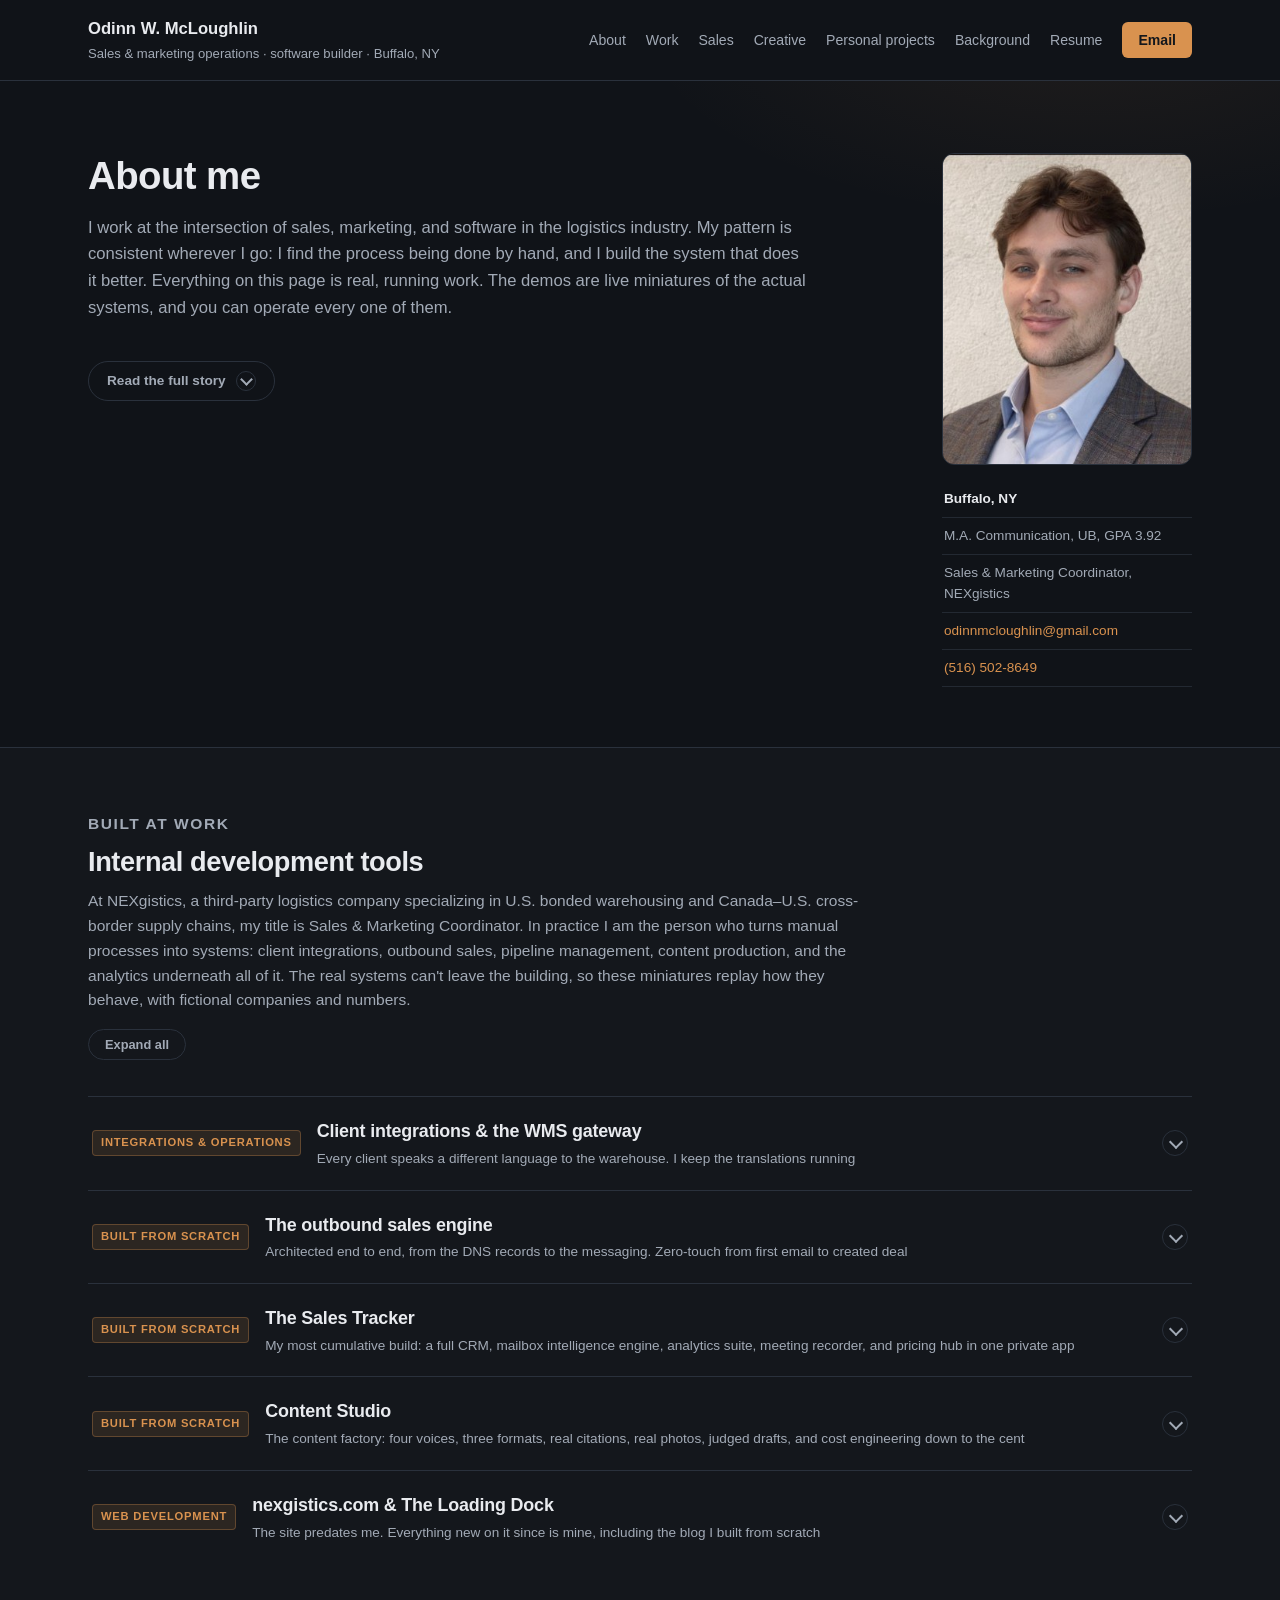
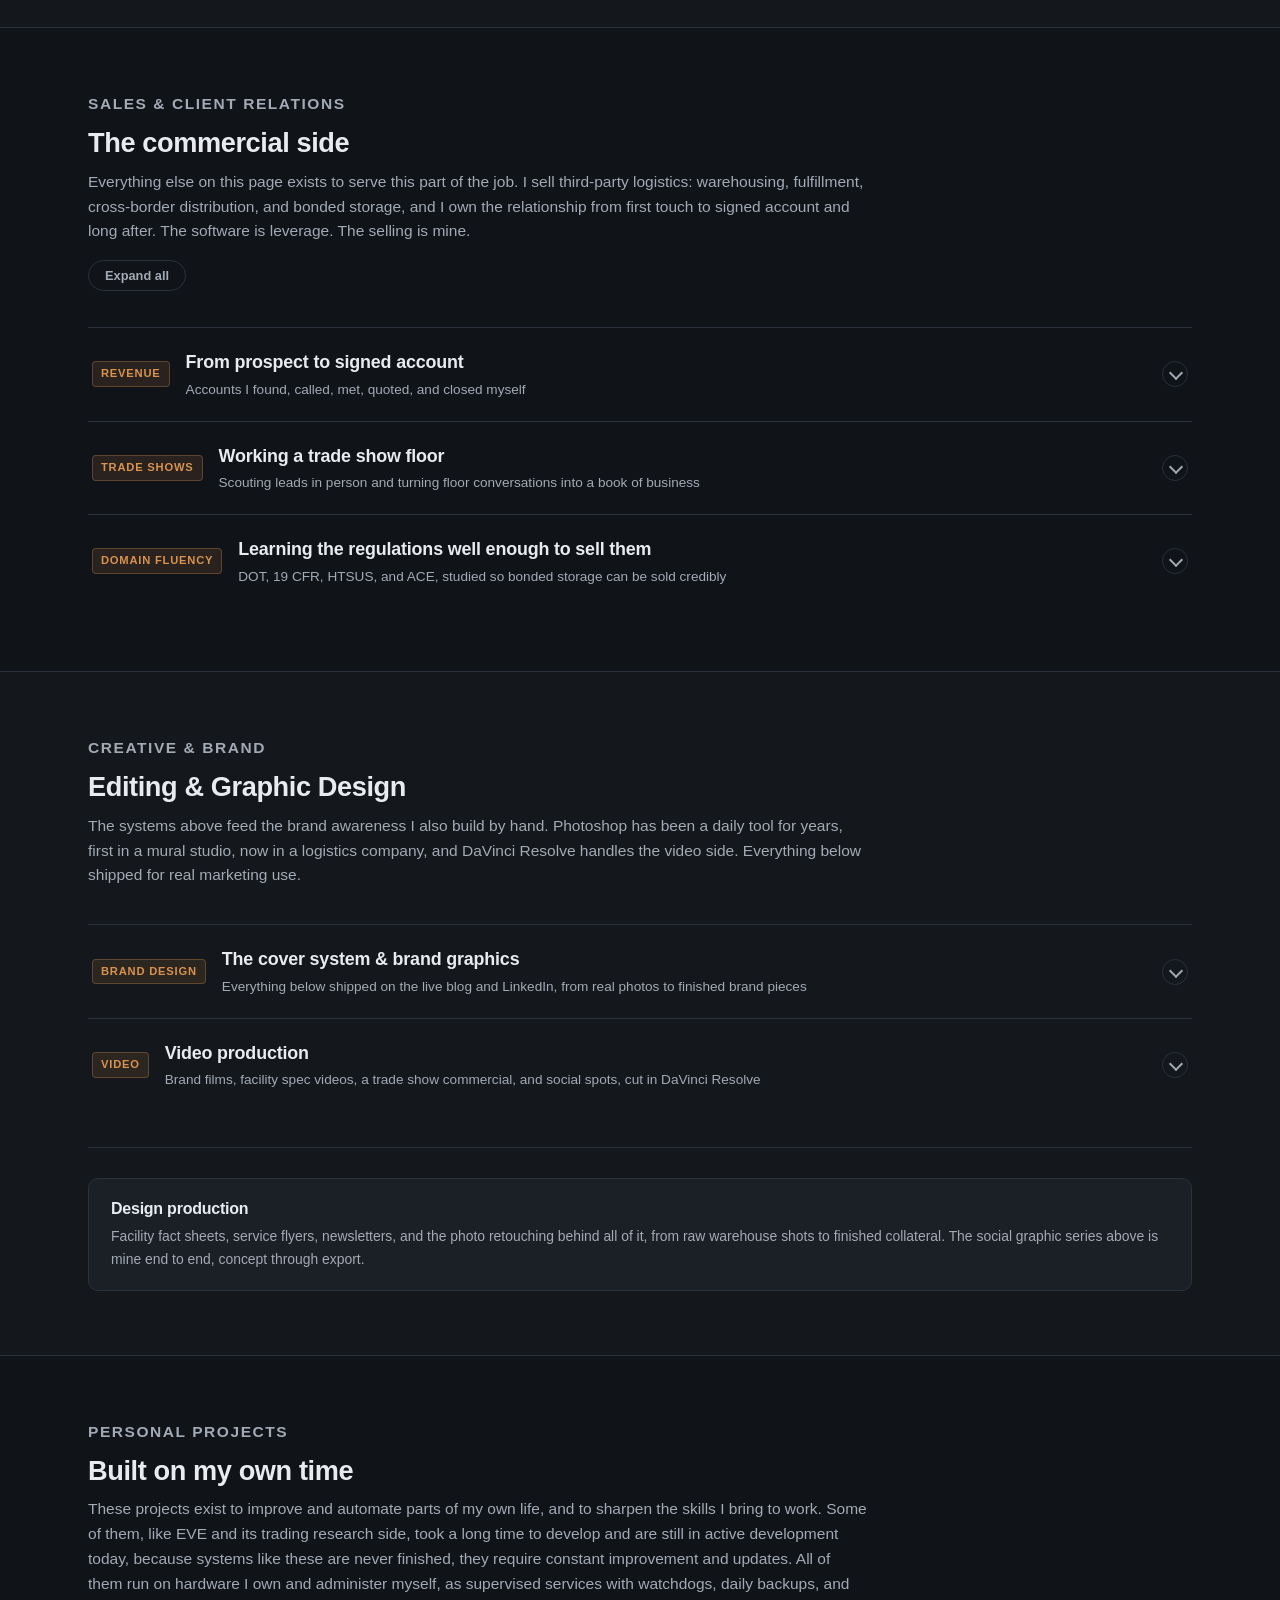
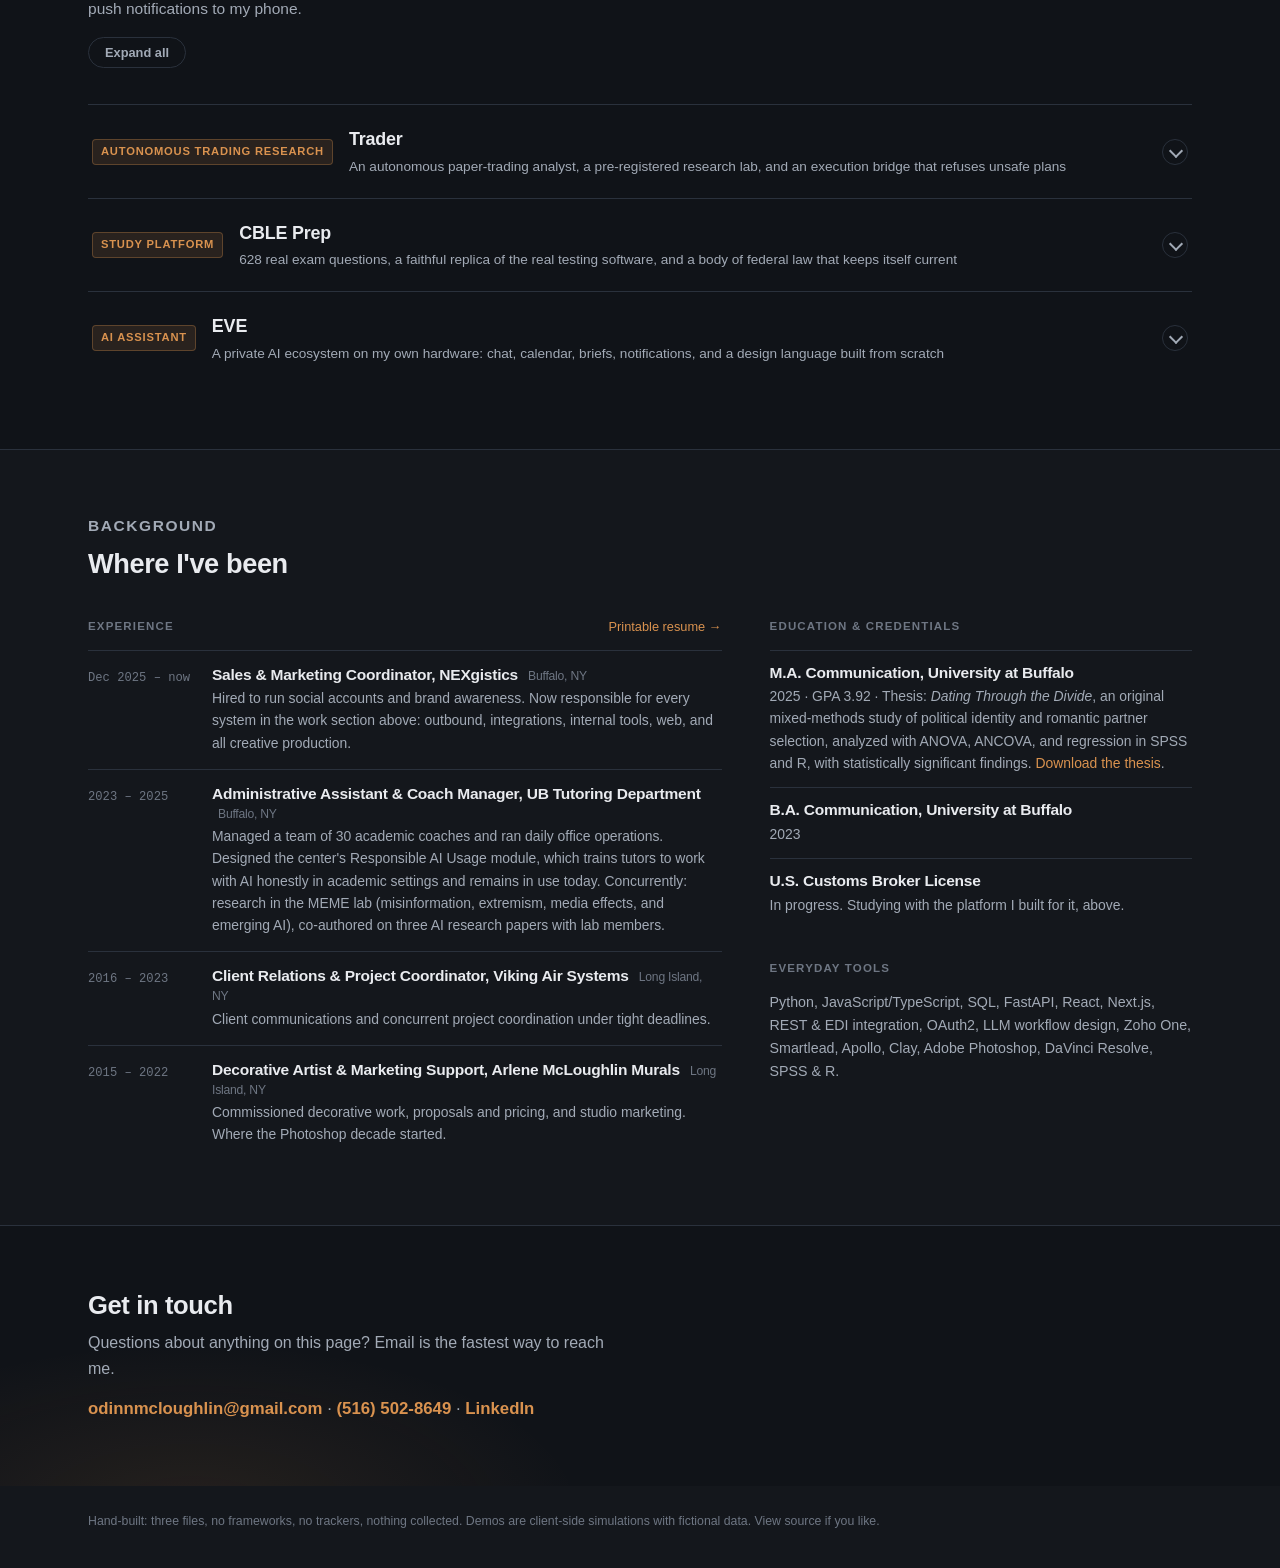
<file: index.html>
<!DOCTYPE html>
<html lang="en">
<head>
<meta charset="UTF-8">
<meta name="viewport" content="width=device-width, initial-scale=1.0">
<title>Odinn McLoughlin · Portfolio</title>
<meta name="robots" content="noindex">
<meta name="description" content="Interactive portfolio of Odinn McLoughlin: working miniatures of the software, automations, and creative systems he builds for a cross-border logistics company, and on his own time.">
<link rel="stylesheet" href="styles.css">
<link rel="icon" href="data:image/svg+xml,<svg xmlns='http://www.w3.org/2000/svg' viewBox='0 0 100 100'><rect x='10' y='10' width='80' height='80' rx='14' fill='%23d9924f'/><text x='50' y='69' font-size='50' font-family='Arial' font-weight='bold' fill='%2314171c' text-anchor='middle'>O</text></svg>">
</head>
<body>

<header class="masthead">
  <div class="shell masthead-inner">
    <div>
      <p class="masthead-name">Odinn W. McLoughlin</p>
      <p class="masthead-role">Sales &amp; marketing operations &middot; software builder &middot; Buffalo, NY</p>
    </div>
    <nav class="masthead-nav" aria-label="Sections">
      <a href="#about">About</a>
      <a href="#work">Work</a>
      <a href="#sales">Sales</a>
      <a href="#creative">Creative</a>
      <a href="#projects">Personal projects</a>
      <a href="#background">Background</a>
      <a href="Resume/">Resume</a>
      <a href="mailto:odinnmcloughlin@gmail.com" class="nav-mail">Email</a>
    </nav>
  </div>
</header>

<main>

<!-- ================= ABOUT ================= -->
<section id="about" class="overview">
  <div class="shell">
    <div class="about-grid">
      <div class="about-text">
        <h1>About me</h1>
        <p class="overview-lead">
          I work at the intersection of sales, marketing, and software in the logistics industry.
          My pattern is consistent wherever I go: I find the process being done by hand, and I
          build the system that does it better. Everything on this page is real, running work.
          The demos are live miniatures of the actual systems, and you can operate every one of them.
        </p>

        <details class="about-more">
        <summary class="about-more-sum">Read the full story<span class="sum-chev" aria-hidden="true"></span></summary>
        <h4 class="about-h">Research foundation</h4>
        <p class="about-p">
          I hold an M.A. in Communication from the University at Buffalo (2025), following a B.A.
          in the same field (2023). This was not a typical mass media degree. The program
          incorporated strategic messaging, PR, and marketing strategy, but it was fundamentally
          research driven: designing studies, recording data, and running statistical analysis.
          That is where I learned SPSS, R, SQL, and my first real code. My thesis,
          <em>Dating Through the Divide</em>, examined how political identity influences romantic
          partner selection among college-aged adults, and after months of original data
          collection and analysis the findings were statistically significant.
          <a href="assets/odinn-mcloughlin-thesis.pdf" download>Download the full thesis</a> if
          you want to check my methods. I was also a member of the Misinformation, Extremism, and
          Media Effects (MEME) lab, which studied political messaging alongside emerging AI
          research, including work on machine heuristics and human-AI interaction, and I am
          credited as a co-author on three AI research papers produced with members of that lab.
          Through the same years I ran operations for the university's tutoring department:
          managing a team of 30 academic coaches, and designing the center's Responsible AI Usage
          module, which teaches tutors how to work with AI honestly in academic settings and is
          still in use today.
        </p>

        <h4 class="about-h">Logistics</h4>
        <p class="about-p">
          I joined NEXgistics, a cross-border third-party logistics company, in December 2025 as
          Sales &amp; Marketing Coordinator. I was hired to run the company's social accounts and
          build brand awareness. The role grew fast, partly out of necessity and partly because I
          kept building things that worked. I architected a cold outreach system that sends
          hundreds of tailored emails a day and automatically tags engaged leads into more
          personal sequences. I grew three LinkedIn accounts from zero: mine and the founder's
          past 3,000 followers each, the company's approaching 1,000, all powered by the Content
          Studio you can run below. I took the company website from bare bones to fully built
          out: complete SEO metadata, LLM optimization packages for AI search queries, and an
          entire blog page, from development through the individual articles, all in-house with
          no outside developer. I built the internal dashboards and the sales tracker app, and I
          handle the FTP, EDI, and API integrations between our warehouse management system and
          our customers' inventory systems, writing custom code where a customer's stack demands
          it. Every graphic design element and every brand video also comes through me, in
          Photoshop and DaVinci Resolve.
        </p>

        <h4 class="about-h">Development</h4>
        <p class="about-p">
          Before any of this I worked over seven years as a decorative artist, which is where
          Photoshop and audio-visual editing became daily tools and where I learned to deliver
          detail-critical work on deadline. I built my first computer at fifteen. I have no formal
          software education beyond two computer science courses and the statistical programming
          my thesis required, and I don't pretend otherwise. I have written Python on and off for
          over five years, enough to build the thin front ends and custom scripting that EDI
          document transfer needs. What changed the equation is AI. Working with tools like
          Claude, with disciplined prompting and verification, I can design and ship complete
          automated systems that would previously have needed a team. The skill I offer is not
          memorized syntax. It is knowing exactly what to build, specifying it precisely,
          directing the build, and verifying the result until it holds up in production.
        </p>
        </details>
      </div>
      <div class="about-side">
        <div class="portrait">
          <img src="assets/portrait.jpg" alt="Odinn McLoughlin" id="portrait-img">
          <div class="portrait-fallback" aria-hidden="true">OM</div>
        </div>
        <p class="about-fact"><strong>Buffalo, NY</strong></p>
        <p class="about-fact">M.A. Communication, UB, GPA 3.92</p>
        <p class="about-fact">Sales &amp; Marketing Coordinator, NEXgistics</p>
        <p class="about-fact"><a href="mailto:odinnmcloughlin@gmail.com">odinnmcloughlin@gmail.com</a></p>
        <p class="about-fact"><a href="tel:+15165028649">(516) 502-8649</a></p>
      </div>
    </div>
  </div>
</section>

<!-- ================= WORK ================= -->
<section id="work" class="band">
  <div class="shell">
    <div class="band-head">
      <p class="band-label">Built at work</p>
      <h2>Internal development tools</h2>
      <p>
        At NEXgistics, a third-party logistics company specializing in U.S. bonded warehousing and
        Canada&ndash;U.S. cross-border supply chains, my title is Sales &amp; Marketing Coordinator.
        In practice I am the person who turns manual processes into systems: client integrations,
        outbound sales, pipeline management, content production, and the analytics underneath all
        of it. The real systems can't leave the building, so these miniatures replay how they
        behave, with fictional companies and numbers.
      </p>
      <button class="band-toggle" data-band="work">Expand all</button>
    </div>

    <!-- Integration gateway -->
    <details class="entry" id="w-gw">
      <summary class="entry-sum">
        <span class="tag">Integrations &amp; operations</span>
        <span class="sum-main"><strong>Client integrations &amp; the WMS gateway</strong><em>Every client speaks a different language to the warehouse. I keep the translations running</em></span>
        <span class="sum-chev" aria-hidden="true"></span>
      </summary>
      <div class="entry-grid">
      <div class="entry-info">
        <p class="tech">Python &middot; REST &middot; EDI X12 &middot; SFTP &middot; CartRover &middot; Shopify</p>
        <p>
          Full disclosure first: I did not build the company's integration gateway, and I won't
          claim otherwise. NEXgistics runs a custom gateway that owns the connection to the
          Extensiv warehouse management system, built before I arrived. What I did was learn it
          inside out, because when an integration breaks, orders stop flowing, and that is a real
          emergency with real freight behind it.
        </p>
        <p>
          My job is everything around and inside that system today. I maintain the custom scripts
          and client integrations, and I write new custom scripting when a client bridge needs
          something that doesn't exist yet. I coordinate API credentials between customer systems
          and ours. I stand up new sales channel connections: Shopify carts, retail EDI
          relationships, and the long catalog of native integrations available through CartRover,
          our order router. And when a client asks where an order went, I trace it through the
          gateway's request and response logs, because every call is recorded and I know how to
          read the trail.
        </p>
        <p>
          I also wrote the documentation that didn't exist. A full architecture record of how the
          gateway works internally, per-client integration sheets, a plain-English guide that
          explains formats and transports from zero, and the checklist for standing up a new
          integration. Inheriting a system nobody documented is a business risk. It isn't one
          anymore.
        </p>
        <ul class="specs">
          <li>Day-to-day ownership of client integrations across SFTP file drops, EDI X12, REST APIs, and CSV</li>
          <li>New custom scripting for client bridges when existing tooling doesn't cover the case</li>
          <li>API credential coordination between customer inventory systems and the WMS</li>
          <li>New cart and channel setups: Shopify, retail EDI, and CartRover's native integration catalog</li>
          <li>Order tracing and incident debugging through request and response audit logs</li>
          <li>Authored the architecture record, per-client sheets, plain-English guide, and new-integration checklist</li>
        </ul>
        <p class="try">The four tabs below are the four ways client orders actually reach the warehouse. Try each one.</p>
      </div>
      <div class="frame">
        <div class="frame-bar"><span class="frame-app">client integrations &middot; four transports</span><span class="frame-note">replay &middot; fictional data</span></div>
        <div class="frame-body skin-term">
          <div class="gw-tabs" role="tablist" aria-label="Integration transports">
            <button class="gw-tab is-on" data-gw="csv">File drop (SFTP)</button>
            <button class="gw-tab" data-gw="edi">EDI (X12)</button>
            <button class="gw-tab" data-gw="cart">Cart (Shopify)</button>
            <button class="gw-tab" data-gw="api">API pull</button>
          </div>

          <div class="gw-panel" data-gw="csv">
            <p class="gw-explain">Legacy clients drop order files on our SFTP server. The gateway polls, parses against the client's field map, and posts each order to the WMS.</p>
            <div class="gw-intake" id="gw-intake">
              <div class="gw-file" id="gw-file" draggable="true" role="button" tabindex="0" aria-label="Order file orders_0715.csv, drag into the intake or press Enter">
                <span class="gw-file-icon" aria-hidden="true">CSV</span>
                <span class="gw-file-meta"><strong>orders_0715.csv</strong><em>Harbor &amp; Pine &middot; 3 orders &middot; 2 KB</em></span>
              </div>
              <div class="gw-drop" id="gw-drop"><span>drop the file here to run intake</span></div>
            </div>
            <div class="gw-work" id="gw-work" hidden>
              <table class="gw-table" id="gw-table" aria-label="Parsed orders">
                <thead><tr><th>order</th><th>lines</th><th>ship to</th><th>status</th></tr></thead>
                <tbody></tbody>
              </table>
              <div class="gw-log" id="gw-log"></div>
            </div>
          </div>

          <div class="gw-panel" data-gw="edi" hidden>
            <p class="gw-explain">Retail partners speak EDI: rigid X12 documents over a VAN. This is a purchase order the way it actually arrives, and what the gateway turns it into.</p>
            <pre class="edi-raw" id="edi-raw">ISA*00*          *00*          *ZZ*RETAILER     *ZZ*NEXGISTICS   *260715*0800*U*00401*000000101*0*P*&gt;~
GS*PO*RETAILER*NEXGISTICS*20260715*0800*101*X*004010~
ST*850*0001~
BEG*00*SA*PO-88217**20260715~
N1*ST*HARBOR &amp; PINE PROVISIONS*92*HP-01~
PO1*1*12*EA*4.50**SK*HP-CANDLE-8OZ~
PO1*2*4*EA*18.00**SK*HP-CRATE-SM~
CTT*2~
SE*8*0001~</pre>
            <button class="d-btn" id="edi-run">Translate &amp; post to the WMS</button>
            <div class="gw-log" id="edi-out"></div>
          </div>

          <div class="gw-panel" data-gw="cart" hidden>
            <p class="gw-explain">E-commerce clients connect their carts through CartRover, our order router. Setting up a new store is configuration and testing, not custom code, which is exactly why we route through it.</p>
            <div class="cart-flow" id="cart-flow">
              <span class="cart-node" data-n="0">Shopify store</span>
              <span class="cart-arrow" aria-hidden="true">&rarr;</span>
              <span class="cart-node" data-n="1">CartRover</span>
              <span class="cart-arrow" aria-hidden="true">&rarr;</span>
              <span class="cart-node" data-n="2">Gateway</span>
              <span class="cart-arrow" aria-hidden="true">&rarr;</span>
              <span class="cart-node" data-n="3">WMS</span>
            </div>
            <button class="d-btn" id="cart-run">Send a test order through</button>
            <div class="gw-log" id="cart-out"></div>
          </div>

          <div class="gw-panel" data-gw="api" hidden>
            <p class="gw-explain">Some clients expose their inventory system's API and we pull on a schedule: fetch new orders, post them to the WMS, and push stock counts back the other way so their system stays truthful.</p>
            <button class="d-btn" id="api-run">Run the scheduled pull</button>
            <div class="gw-log" id="api-out"></div>
          </div>
        </div>
      </div>
      </div>
    </details>

    <!-- Outbound engine -->
    <details class="entry" id="w-ob">
      <summary class="entry-sum">
        <span class="tag">Built from scratch</span>
        <span class="sum-main"><strong>The outbound sales engine</strong><em>Architected end to end, from the DNS records to the messaging. Zero-touch from first email to created deal</em></span>
        <span class="sum-chev" aria-hidden="true"></span>
      </summary>
      <div class="entry-grid">
      <div class="entry-info">
        <p class="tech">Apollo &middot; Zoho CRM + Flow &middot; Deluge &middot; Claude AI &middot; O365 &middot; GlockApps &middot; verification</p>
        <p>
          This one is mine from the ground up. I architected the company's entire outbound
          machine, from the plumbing to the messaging, and it now identifies prospects, runs
          personalized sequences, reads its own replies, and converts interested leads into CRM
          deals with zero human triage. It has produced real traction: brand awareness, engaged
          pipeline, and new accounts.
        </p>
        <p>
          The plumbing came first, because cold email dies at the infrastructure layer. All
          volume sends from dedicated sending subdomains I set up specifically to protect the
          corporate domain's reputation. Every sending domain carries SPF, DKIM, and DMARC
          records I configured and monitor. New mailboxes go through a structured warming
          process before they ever carry campaign volume. GlockApps seed accounts verify actual
          inbox placement per provider, and every address passes a bounce checker before its
          first send, because bounces are the fastest way to burn a sender score.
        </p>
        <p>
          The machine itself is a graduation system. Apollo runs our cold outreach through two
          sequences, fed by prospect lists matched to our ideal customer profile plus leads I
          research by hand in LinkedIn Sales Navigator for higher-value targets. Every send,
          open, click, and reply feeds a lead score, and I set the benchmarks: prospects who
          engage and cross them graduate out of cold outreach into Zoho journeys. Graduates land
          first in the evergreen series, a standing drip of genuinely useful cross-border and
          warehousing education that warms them without pitching them. From there they move to
          the nurture newsletter, our recurring value-first email of industry updates and company
          news, the long-term relationship channel where qualified contacts live until they are
          ready to talk. Warm leads skip the cold machine entirely: direct inquiries, trade show
          contacts, and referrals are already qualified, so they go straight into the newsletter.
        </p>
        <p>
          Replies forward through a chain into a backend inbox that fires a Zoho Flow, where
          Claude AI reads each reply, strips the quoted thread so only the lead's own words
          count, and classifies intent. An interested reply becomes a Contact, Account, and Deal
          within the minute, assigned to me, because the last mile is not automated: I run the
          outreach conversations, the discovery calls, and I close the deals. The system has
          produced a steady stream of direct inquiries and new accounts. And all of it complies
          with anti-spam law: CAN-SPAM in the U.S. and CASL for Canadian recipients, with
          identification on every send and unsubscribes honored permanently.
        </p>
        <ul class="specs">
          <li>Dedicated sending subdomains, SPF/DKIM/DMARC per domain, GlockApps placement seeds, structured mailbox warming, bounce verification before any first send</li>
          <li>Two Apollo cold sequences fed by ICP-matched lists plus manual LinkedIn Sales Navigator prospecting</li>
          <li>Lead scoring with graduation benchmarks I set: engaged leads promote from cold into Zoho journeys</li>
          <li>Evergreen series (educational warming drip) &rarr; nurture newsletter (recurring value-first relationship channel)</li>
          <li>Warm leads from inquiries, trade shows, and referrals enter the newsletter directly, already qualified</li>
          <li>AI reply classification (Claude) with quoted-thread stripping; interested replies auto-convert to Contact + Account + Deal</li>
          <li>I run the human last mile: outreach conversations, discovery calls, and closing</li>
          <li>CAN-SPAM and CASL compliant: identification on every send, permanent unsubscribe suppression</li>
        </ul>
        <p class="try">The tree below is the whole journey, from a cold list to a closed account. Click any stage, or follow a lead all the way up.</p>
      </div>
      <div class="frame">
        <div class="frame-bar"><span class="frame-app">outbound engine &middot; the lead's journey</span><span class="frame-note">the real design &middot; identifying details generalized</span></div>
        <div class="frame-body skin-out">
          <div class="arch-top">
            <button class="d-btn" id="arch-trace">Follow a lead from cold list to closed account</button>
          </div>
          <div class="tree" id="arch-map">
            <div class="tree-cols">
              <div class="tree-col">
                <p class="tree-colhead">The cold path</p>
                <div class="tree-duo">
                  <button class="arch-node" data-a="icp">Apollo ICP lists</button>
                  <button class="arch-node" data-a="navigator">Sales Navigator (manual)</button>
                </div>
                <span class="tree-link" aria-hidden="true"></span>
                <button class="arch-node" data-a="seq">Two cold sequences <em>Apollo</em></button>
                <span class="tree-link" aria-hidden="true"></span>
                <button class="arch-node" data-a="gate">Graduation gate <em>lead score vs. my benchmarks</em></button>
                <span class="tree-link" aria-hidden="true"></span>
                <button class="arch-node" data-a="evergreen">Evergreen series <em>educational warming drip</em></button>
              </div>
              <div class="tree-col">
                <p class="tree-colhead">The warm path</p>
                <button class="arch-node" data-a="warm">Inquiries &middot; trade shows &middot; referrals <em>already qualified, skip the cold machine</em></button>
                <span class="tree-grow" aria-hidden="true"></span>
              </div>
            </div>
            <div class="tree-merge" aria-hidden="true"></div>
            <div class="tree-main">
              <button class="arch-node" data-a="newsletter">Nurture newsletter <em>the long-term relationship channel</em></button>
              <span class="tree-link" aria-hidden="true"></span>
              <button class="arch-node" data-a="inquiry">Inquiry comes in <em>AI classifies the reply, deal created</em></button>
              <span class="tree-link" aria-hidden="true"></span>
              <button class="arch-node" data-a="close">Discovery &rarr; close <em>the human last mile: that's me</em></button>
            </div>
            <button class="tree-ribbon arch-node" data-a="law">Compliant end to end: CAN-SPAM (U.S.) and CASL (Canada)</button>
          </div>
          <div class="arch-detail" id="arch-detail">
            <p class="arch-detail-idle">Click any stage of the journey to read how it actually works.</p>
          </div>
        </div>
      </div>
      </div>
    </details>

    <!-- Sales tracker -->
    <details class="entry" id="w-st">
      <summary class="entry-sum">
        <span class="tag">Built from scratch</span>
        <span class="sum-main"><strong>The Sales Tracker</strong><em>My most cumulative build: a full CRM, mailbox intelligence engine, analytics suite, meeting recorder, and pricing hub in one private app</em></span>
        <span class="sum-chev" aria-hidden="true"></span>
      </summary>
      <div class="entry-grid">
      <div class="entry-info">
        <p class="tech">Next.js &middot; Prisma &middot; SQLite &middot; Whisper &middot; Claude / Ollama switchable &middot; PWA</p>
        <p>
          This is the most important thing I've built at NEXgistics, and the most cumulative:
          it grew feature by feature until it became the platform the whole commercial operation
          runs on. At its core sits a mailbox intelligence engine. Every email in the connected
          mailbox is pulled in, grouped into threads, and classified as sales-relevant or not,
          filtered against the company domain, known teammates, self-email aliases, and noise
          patterns I've tuned over months. Each sales thread carries a stage, cold through won,
          a category, and detected signals: meetings, term sheets sent or signed, reply timing.
          That classification layer is the single source of truth every other feature reads,
          dashboard, pipeline, analytics, and the Zoho bridge alike, so one filter fix ripples
          correctly through everything.
        </p>
        <p>
          As a daily driver it opens on a briefing: how many conversations are waiting on me,
          follow-ups due, overdue next steps, and a prioritized action queue with five buckets,
          new inquiries, follow up, needs your reply, active, and stale, so nothing sits
          unanswered. Threads get AI-drafted replies shaped by a writing-style learner trained
          on my own sent mail, greeting, sign-off, tone, and length, not a generic template.
          A background LiveSync checks for new mail every minute with browser notifications,
          global search runs command-palette style across companies, threads, and meetings, and
          a review queue triages sales-adjacent mail before it can pollute the pipeline: Keep
          makes it a real lead, Dismiss hides it forever without ever deleting it.
        </p>
        <p>
          The CRM layer holds the full client book with AI-written company descriptions, per
          company profiles with complete activity timelines, and a kanban pipeline where term
          sheets detected in mail advance a company's stage automatically. Analytics run quarter
          over quarter with deltas: engaged leads, meetings, term sheet conversion and days to
          sign, reply rates, loss reasons, plus board-ready PDF and Excel exports. Term Sheet
          Intelligence goes further, analyzing my actual sent term sheets to find what correlates
          with getting signed, rates, deal size, meeting-first versus not, so the standard
          template is built from what converts, and the pricing hub proposes new term sheets
          anchored to that same history, generating the Word document and PDF in our real template.
        </p>
        <p>
          Around the edges it keeps growing arms. An outbound view mirrors the Apollo engine
          live and cross-checks CRM overlap so nobody cold-emails an account we're already
          talking to. The Zoho bridge matches every engaged lead to a real Zoho record by trying
          every known contact email, stages tags and follow-up tasks locally, and writes to Zoho
          only on one confirmed click, never automatically. The meetings library replaced a paid
          transcription tool: I record from my phone as a PWA, audio transcribes locally with
          Whisper on the office PC so recordings never leave the building, speaker-labeled and
          summarized. A business card scanner reads trade show cards with Claude vision and
          cross-checks them against the mailbox. All of it runs as a private local server,
          Next.js, Prisma, and SQLite, reachable from my devices over an encrypted private
          network, installable as a PWA, with the AI provider switchable between cloud Claude,
          free local Ollama, or off entirely, and a standing security document because mailbox
          data deserves that respect.
        </p>
        <ul class="specs">
          <li>Mailbox intelligence engine: thread grouping, sales-relevance classification, stages, and signal detection as the single source of truth</li>
          <li>Daily briefing dashboard, KPI tiles, sales momentum, funnel, and a five-bucket action queue on tunable thresholds</li>
          <li>AI reply drafting shaped by a style profile learned from my own sent mail</li>
          <li>Review queue: Keep converts to a lead, Dismiss hides but never deletes</li>
          <li>Kanban pipeline with automatic stage advancement when term sheets are detected in mail</li>
          <li>Quarter-over-quarter analytics, loss-reason breakdown, board PDF and Excel exports, standing all-time leads export</li>
          <li>Term Sheet Intelligence: what actually correlates with signed deals, learned from real sent documents</li>
          <li>Zoho bridge: matched by every known contact email, one-click confirmed writes, never batched or automatic</li>
          <li>In-house meeting recorder: phone PWA capture, local Whisper transcription, speaker labels, AI notes</li>
          <li>Business card scanner (Claude vision), document tracking by type, pricing hub anchored to historical term sheets</li>
          <li>Private local server on office hardware, PWA install, AI switchable: Claude, local Ollama, or none</li>
        </ul>
        <p class="try">The miniature below wears the real app's interface. Work through the sidebar, every view is live.</p>
      </div>
      <div class="frame">
        <div class="frame-bar"><span class="frame-app">Sales Tracker</span><span class="frame-note">the real interface &middot; fictional companies &amp; numbers</span></div>
        <div class="frame-body skin-stk">
          <div class="stk">
            <nav class="stk-nav" aria-label="Sales tracker views">
              <button class="stk-link is-on" data-v="dash">Dashboard</button>
              <button class="stk-link" data-v="conv">Conversations</button>
              <button class="stk-link" data-v="review">Review</button>
              <button class="stk-link" data-v="pipe">Pipeline</button>
              <button class="stk-link" data-v="price">Pricing</button>
              <button class="stk-link" data-v="meet">Meetings</button>
              <button class="stk-link" data-v="cap">Capture</button>
              <button class="stk-link" data-v="ana">Analytics</button>
              <button class="stk-link" data-v="out">Outbound</button>
            </nav>
            <div class="stk-body">

              <div class="stk-view" data-v="dash">
                <p class="stk-greet">Good afternoon.</p>
                <p class="stk-brief"><strong>18</strong> conversations waiting on you &middot; <strong>7</strong> follow-ups due &middot; <strong class="stk-warn">2 next steps overdue</strong></p>
                <div class="stk-kpis">
                  <div class="stk-kpi"><h6>Open pipeline</h6><p>$86,400</p><span>23 active companies</span></div>
                  <div class="stk-kpi"><h6>Engaged leads &middot; Q3</h6><p>14</p><span>&uarr; 5 vs Q2</span></div>
                  <div class="stk-kpi"><h6>Term sheets &middot; Q3</h6><p>3</p><span>1 signed back</span></div>
                  <div class="stk-kpi"><h6>Win rate &middot; Q3</h6><p>67%</p><span>2 won &middot; 1 lost</span></div>
                </div>
                <p class="stk-sub">Action queue</p>
                <div class="stk-buckets">
                  <span>New inquiries <em>6</em></span><span>Follow up <em>7</em></span><span>Needs your reply <em>4</em></span><span>Active <em>9</em></span><span>Stale <em>2</em></span>
                </div>
                <p class="stk-note">LiveSync checks the mailbox every 60 seconds in the background. The wall of sticky notes, the momentum chart, and the funnel live here too.</p>
              </div>

              <div class="stk-view" data-v="conv" hidden>
                <div class="stk-thread">
                  <p class="stk-thread-head"><strong>Cedar Peak Outdoors</strong> &middot; 3 messages &middot; last reply 2h ago</p>
                  <p class="stk-msg">&ldquo;...we're at about 250 orders a month now and the garage isn't cutting it. Could you walk us through how onboarding works, maybe a call this week?&rdquo;</p>
                </div>
                <button class="d-btn" id="stk-classify">Classify thread + draft reply</button>
                <div class="stk-chips" id="stk-chips"></div>
                <div class="stk-draft" id="stk-draft" hidden></div>
              </div>

              <div class="stk-view" data-v="review" hidden>
                <p class="stk-note">Sales-adjacent mail lands here before it can pollute the pipeline. Keep makes it a lead. Dismiss hides it forever, but never deletes it.</p>
                <div class="stk-triage" id="stk-triage">
                  <div class="stk-tri-card" data-t="keep">
                    <p><strong>info@lakeshorepets.com</strong> &middot; &ldquo;Do you handle refrigerated storage? We're moving 80 pallets...&rdquo;</p>
                    <div><button class="d-btn stk-keep">Keep</button><button class="stk-dismiss">Dismiss</button></div>
                  </div>
                  <div class="stk-tri-card" data-t="dismiss">
                    <p><strong>deals@bulk-seo-pro.biz</strong> &middot; &ldquo;Rank #1 on Google GUARANTEED...&rdquo;</p>
                    <div><button class="d-btn stk-keep">Keep</button><button class="stk-dismiss">Dismiss</button></div>
                  </div>
                </div>
              </div>

              <div class="stk-view" data-v="pipe" hidden>
                <div class="st-board">
                  <div class="st-col"><h5>Cold <em>2</em></h5>
                    <div class="st-card"><strong>North Forge Tools</strong><span>no reply &middot; 12d quiet</span></div>
                    <div class="st-card"><strong>Bluebird Cosmetics</strong><span>opened 3x &middot; no reply</span></div>
                  </div>
                  <div class="st-col"><h5>Warm <em>1</em></h5>
                    <div class="st-card"><strong>Lakeshore Pet Supply</strong><span>discovery Thursday</span></div>
                  </div>
                  <div class="st-col"><h5>Term sheet out <em>1</em></h5>
                    <div class="st-card is-hot"><strong>Harbor &amp; Pine</strong><span>auto-advanced: term sheet detected in mail</span></div>
                  </div>
                  <div class="st-col"><h5>Won <em>1</em></h5>
                    <div class="st-card"><strong>Cedar Peak Outdoors</strong><span>signed &middot; onboarding</span></div>
                  </div>
                </div>
                <p class="stk-note">Stages advance automatically when the mailbox engine detects a term sheet going out or coming back signed.</p>
              </div>

              <div class="stk-view" data-v="price" hidden>
                <p class="stk-note">Describe the prospect and the pricing hub proposes scope and rates anchored to real signed term sheets, not generic guessing.</p>
                <p class="stk-msg">&ldquo;Outdoor apparel brand, ~250 orders/mo, 120 pallets, some bonded inbound from Ontario.&rdquo;</p>
                <button class="d-btn" id="stk-price">Propose from history</button>
                <div id="stk-price-out"></div>
              </div>

              <div class="stk-view" data-v="meet" hidden>
                <p class="stk-note">Recorded on my phone through the PWA. Transcribed locally with Whisper on the office PC. The audio never leaves the building.</p>
                <button class="d-btn" id="stk-transcribe">Transcribe locally (Whisper)</button>
                <div class="mi-grid" id="stk-meet-grid" hidden>
                  <div class="mi-transcript" id="mi-transcript"></div>
                  <div class="mi-out" id="mi-out"></div>
                </div>
              </div>

              <div class="stk-view" data-v="cap" hidden>
                <div class="stk-card-scan">
                  <div class="stk-bizcard" aria-hidden="true"><strong>DANA REYES</strong><span>VP Operations</span><span>Cedar Peak Outdoors</span><span>dana@cedarpeakoutdoors.com</span></div>
                  <button class="d-btn" id="stk-scan">Scan card</button>
                </div>
                <div class="st-extract" id="stk-scan-out"></div>
              </div>

              <div class="stk-view" data-v="ana" hidden>
                <div class="stk-kpis">
                  <div class="stk-kpi"><h6>Engaged leads</h6><p>14</p><span>&uarr; from 9 in Q2</span></div>
                  <div class="stk-kpi"><h6>Meetings</h6><p>5</p><span>&uarr; from 3</span></div>
                  <div class="stk-kpi"><h6>Sent &rarr; signed</h6><p>33%</p><span>avg 11 days to sign</span></div>
                  <div class="stk-kpi"><h6>First response</h6><p>3.2h</p><span>reply rate 61%</span></div>
                </div>
                <p class="stk-sub">Why we lose</p>
                <div class="st-spend" id="stk-loss"></div>
                <div class="stk-row">
                  <button class="d-btn" id="stk-pdf">Board PDF</button>
                  <button class="d-btn" id="stk-xlsx">Excel export</button>
                  <span class="stk-note" id="stk-export-note">Term Sheet Intelligence: deals with a meeting before the sheet sign 3&times; more often.</span>
                </div>
              </div>

              <div class="stk-view" data-v="out" hidden>
                <div class="stk-kpis">
                  <div class="stk-kpi"><h6>Delivered</h6><p>4,120</p><span>since tracking began</span></div>
                  <div class="stk-kpi"><h6>Opened</h6><p>38%</p><span>clicked 6%</span></div>
                  <div class="stk-kpi"><h6>Interested</h6><p>31</p><span>hot-lead queue</span></div>
                  <div class="stk-kpi"><h6>CRM overlap</h6><p>3</p><span>suppressed: already active</span></div>
                </div>
                <p class="stk-sub">Zoho bridge</p>
                <div class="stk-zoho">
                  <p><strong>Cedar Peak Outdoors</strong> &middot; matched to Zoho by contact email &middot; staged: tag <em>Warm</em> + task <em>reply this week</em></p>
                  <button class="d-btn" id="stk-zoho-btn">Apply to Zoho</button>
                  <span class="stk-note" id="stk-zoho-note">One confirmed click, one record written. Never automatic, never batched.</span>
                </div>
              </div>

            </div>
          </div>
        </div>
      </div>
      </div>
    </details>

    <!-- Content studio -->
    <details class="entry" id="w-cs">
      <summary class="entry-sum">
        <span class="tag">Built from scratch</span>
        <span class="sum-main"><strong>Content Studio</strong><em>The content factory: four voices, three formats, real citations, real photos, judged drafts, and cost engineering down to the cent</em></span>
        <span class="sum-chev" aria-hidden="true"></span>
      </summary>
      <div class="entry-grid">
      <div class="entry-info">
        <p class="tech">Next.js 16 &middot; React 19 &middot; Prisma/SQLite &middot; Anthropic API &middot; RSS research &middot; PWA-style local app</p>
        <p>
          Content Studio is as important to the company as the Sales Tracker: it streamlined and
          automated our entire content operation, LinkedIn, newsletter, and blog, and it is the
          engine behind the three accounts I grew from zero. Everything generates from a two-axis
          matrix: four voices by three formats. The voices, company, academic, founder, and my
          own, are driven by live Markdown voice guides, so editing a guide changes output
          immediately. The academic voice is special: fully objective third-party analysis that
          never names or promotes the company, evidence-led and cited. The formats know their
          rules too: LinkedIn posts run hook-first under the character limit with proper hashtag
          discipline, the newsletter has its own disarming register, and blogs come out 700 to
          1,300 words with a thesis H1, declarative H2s, a meta description, and an MLA works
          cited list.
        </p>
        <p>
          The prompt system is layered like a compliance stack: accuracy rules, then punctuation
          rules, then the house style base layer, then the voice overlay, then format rules.
          Accuracy rules forbid invented statistics, dates, or citations outright. Punctuation
          rules ban the telltale AI patterns. And source material is explicitly treated as
          untrusted data, so a prompt injection buried in a scraped article cannot redirect the
          model. Generation runs three distinct angles in parallel, an operational-reality take,
          a contrarian expert take, and a process story, so variants read genuinely different.
          Every draft then faces a judge pass against voice, format, accuracy, and structure
          rules, with a conditional rewrite only when the judge finds fault, which avoids paying
          to re-type clean drafts. Each variant surfaces the judge's notes, verified facts, and
          claims-to-verify before anything gets posted.
        </p>
        <p>
          Citations are real. Academic drafts pull actual reporting from a reputable-source
          allowlist, Reuters, AP, Bloomberg, and the trade press, via RSS and topic-scoped news
          search at zero API cost, relevance-gated so off-topic articles can't sneak in. Paid web
          search is the last resort, capped and locked to the cheap model. Every source is
          captured with title, author, outlet, date, and live URL: LinkedIn gets a ready-to-paste
          MLA first comment, blogs get an in-body works cited list. The Discover page scans trade
          feeds and proposes ranked, voice-matched topics that persist to the database, one click
          away from a pre-filled draft. The Library logs every generation automatically with
          variants, sources, cost, and graphic prompts, then tracks the posting workflow:
          impressions, reactions, and comments logged over time, per-account engagement insights,
          and a "more like this" respin for winners.
        </p>
        <p>
          The visual side is handled too. A gallery of 247 real warehouse photos, vision-tagged
          for pennies, pairs relevant photography to each post through free keyword matching, and
          a graphic kit builds a ready-to-paste art-direction prompt per voice and format, brand
          colors and composition rules included, with the whole bundle downloadable as one ZIP.
          Costs are engineered, not hoped for: prompt caching with a pre-warm call cuts the big
          shared prompt to a tenth of the price for parallel calls, models are gated per task,
          and every call lands in the shared usage ledger the Sales Tracker rolls up. The stack
          is Next.js and Prisma over SQLite, provider-switchable with a local Ollama fallback,
          with API middleware guarding against DNS rebinding and CSRF, a one-click launcher that
          sets up a fresh machine, and source backups to the operations hub after every session.
        </p>
        <ul class="specs">
          <li>Voice &times; format matrix: four voices, three formats, driven by live Markdown voice guides</li>
          <li>Academic voice override: objective, cited, never promotional, in any format</li>
          <li>Layered prompts: accuracy rules, punctuation rules, house style, voice overlay, format rules</li>
          <li>Source material treated as untrusted data, defusing prompt injection in scraped articles</li>
          <li>Three angles drafted in parallel, judge pass on every draft, conditional rewrite only on fault</li>
          <li>Free-first research from a reputable-source allowlist with full MLA citations and live URLs</li>
          <li>Discover: ranked, voice-matched topics from trade feeds, persisted, one click into Create</li>
          <li>Library: every run auto-logged with cost; posting workflow with engagement tracking and insights</li>
          <li>247 real facility photos, AI vision-tagged, matched to posts by keyword at zero API cost</li>
          <li>Graphic kit: per-voice art direction, ready-to-paste prompts, brand assets, one-ZIP handoff</li>
          <li>Cost engineering: prompt-cache pre-warm, per-task model gating, per-run cost on every draft, shared ledger</li>
          <li>Next.js/Prisma/SQLite local app, provider-switchable AI, middleware hardening, one-click launcher</li>
        </ul>
        <p class="try">The miniature below wears the real interface. Pick a format and a voice, generate, then explore Discover, the Gallery, and the Library.</p>
      </div>
      <div class="frame">
        <div class="frame-bar"><span class="frame-app">Content Studio</span><span class="frame-note">the real interface &middot; demo content</span></div>
        <div class="frame-body skin-stk">
          <div class="stk">
            <nav class="stk-nav" aria-label="Content Studio views">
              <button class="stk-link is-on" data-v="create">Create</button>
              <button class="stk-link" data-v="discover">Discover</button>
              <button class="stk-link" data-v="gallery">Gallery</button>
              <button class="stk-link" data-v="library">Library</button>
            </nav>
            <div class="stk-body">

              <div class="stk-view" data-v="create">
                <p class="stk-sub">Format</p>
                <div class="cst-pills" id="cst-formats">
                  <button class="cst-pill is-on" data-fmt="linkedin">LinkedIn post</button>
                  <button class="cst-pill" data-fmt="newsletter">Newsletter</button>
                  <button class="cst-pill" data-fmt="blog">Blog post</button>
                </div>
                <p class="stk-sub">Account / voice</p>
                <div class="cst-pills" id="cst-voices">
                  <button class="cst-pill is-on" data-voice="company">Company</button>
                  <button class="cst-pill" data-voice="academic">Academic</button>
                  <button class="cst-pill" data-voice="founder">Founder</button>
                  <button class="cst-pill" data-voice="personal">Personal (Odinn)</button>
                </div>
                <p class="stk-note" id="cst-model">Model: auto &middot; Haiku, fast &amp; cheap &middot; 3 variants</p>
                <p class="stk-sub">Topic</p>
                <p class="stk-msg" id="cst-topic">De minimis reform and what it means for importers</p>
                <button class="d-btn" id="cst-gen">Generate</button>
                <div class="gw-log cst-runlog" id="cst-runlog"></div>
                <div id="cst-out"></div>
              </div>

              <div class="stk-view" data-v="discover" hidden>
                <p class="stk-note">Discover scans the trade feeds, Reuters, AP, Bloomberg, FreightWaves, Supply Chain Dive, and proposes ranked, voice-matched topics. Saved to the database, so ideas bank instead of burning API calls twice.</p>
                <button class="d-btn" id="cst-scan">Scan the trade feeds</button>
                <div class="cst-topics" id="cst-topics"></div>
              </div>

              <div class="stk-view" data-v="gallery" hidden>
                <p class="stk-note">247 real facility photos, scanned from the operations hub and AI vision-tagged for $0.34 total. When a post generates, keyword matching pairs the most relevant real photos at zero API cost. These four are from the public blog.</p>
                <div class="cst-gal">
                  <figure><img src="assets/creative/blog-what-is-3pl.jpg" alt="Warehouse interior, worker with pick lists"><figcaption>interior &middot; workers &middot; picking</figcaption></figure>
                  <figure><img src="assets/creative/blog-bonded.jpg" alt="Facility aerial at dusk"><figcaption>exterior &middot; aerial &middot; dusk</figcaption></figure>
                  <figure><img src="assets/creative/blog-7-signs.jpg" alt="Pallet wrapping in warehouse"><figcaption>interior &middot; pallets &middot; wrap</figcaption></figure>
                  <figure><img src="assets/creative/blog-peak-season.jpg" alt="Las Vegas facility exterior"><figcaption>exterior &middot; las vegas &middot; docks</figcaption></figure>
                </div>
                <p class="stk-note">Brand marks live here too, one click to copy into the graphic kit, and the whole kit, prompt, marks, and matched photos, downloads as a single ZIP for the ChatGPT handoff.</p>
              </div>

              <div class="stk-view" data-v="library" hidden>
                <p class="stk-note">Every generation auto-saves with its variants, sources, cost, and graphic prompt. Nothing is lost, and posting is a workflow: mark posted, then log the engagement numbers over time.</p>
                <div class="cst-runs">
                  <div class="st-field"><span>Jul 14 &middot; Academic &middot; Blog &middot; $0.14</span><span>posted &middot; awaiting numbers</span></div>
                  <div class="st-field"><span>Jul 10 &middot; Company &middot; LinkedIn &middot; $0.02</span><span>4,120 impressions &middot; 3.1% engagement</span></div>
                  <div class="st-field"><span>Jul 8 &middot; Personal &middot; LinkedIn &middot; $0.02</span><span>6,540 impressions &middot; 4.8% engagement</span></div>
                </div>
                <p class="stk-sub">What's working</p>
                <div class="stk-kpis">
                  <div class="stk-kpi"><h6>Personal</h6><p>4.8%</p><span>best engagement rate</span></div>
                  <div class="stk-kpi"><h6>Founder</h6><p>3.9%</p><span>posted 2 days ago</span></div>
                  <div class="stk-kpi"><h6>Company</h6><p>2.7%</p><span>nudge: 6 days since last post</span></div>
                </div>
                <button class="d-btn" id="cst-respin">More like this: respin the winner</button>
                <p class="stk-note" id="cst-respin-note"></p>
              </div>

            </div>
          </div>
        </div>
      </div>
      </div>
    </details>

    <!-- Web development -->
    <details class="entry" id="w-webdev">
      <summary class="entry-sum">
        <span class="tag">Web development</span>
        <span class="sum-main"><strong>nexgistics.com &amp; The Loading Dock</strong><em>The site predates me. Everything new on it since is mine, including the blog I built from scratch</em></span>
        <span class="sum-chev" aria-hidden="true"></span>
      </summary>
      <div class="entry-grid">
      <div class="entry-info">
        <p class="tech">Concrete CMS &middot; custom HTML/CSS/JS blocks &middot; SEO &middot; 301s &middot; Python cover pipeline</p>
        <p>
          Honest framing first: the company website existed before I joined. What's mine is
          everything that has happened to it since. I've added countless pages, I own the copy,
          structure, and metadata, and I maintain the Google Business presence that feeds local
          search rankings. The blog, though, is mine end to end. The Loading Dock, live at
          nexgistics.com under Resources, was designed and built from scratch inside Concrete
          CMS using only native blocks plus two custom HTML blocks I wrote. No plugins, no
          outside developer, benchmarked deliberately against the strongest 3PL blogs in the
          industry. <strong>One thing before you try the demo: what you see here is a replica,
          not the polished product. For the full experience,
          <a href="https://www.nexgistics.com/resources/blog" target="_blank" rel="noopener">visit the real page &nearr;</a></strong>
        </p>
        <p>
          The index page opens with a full-bleed cinematic hero and an arrival animation I'm
          openly fond of: a corrugated dock door with a lamp that flips DOCK SECURED to CLEAR TO
          ENTER before rolling up. It runs once per session, skips edit mode, respects
          reduced-motion preferences, and costs nothing in SEO because it's pure client-side
          dressing over static content. Beneath it: a featured rotator locked to a fixed height
          so it never shifts the layout, category pills that build themselves from whatever
          posts exist, a live search that replaced a dead theme placeholder, and a universal
          article hero on every post with byline, meta strip, and a self-populating sidebar.
          The branded covers are generated by a deterministic Python template over real
          facility photos: duotone grade, category chip, waybill code, chevrons, and the cube
          watermark, at full resolution.
        </p>
        <p>
          Building it surfaced site-wide problems that I fixed properly rather than patched.
          The theme hardcoded a legacy URL slug that 404'd every category page: fixed with
          server-side 301 redirects. The contact form had been silently broken for eleven
          months, a captcha misconfiguration rejecting every human submission: root-caused,
          replaced with a working captcha, notifications rerouted, tested end to end, and all
          26 stranded submissions recovered and exported, real sales leads among them. SEO got
          the full pass: meta descriptions on every blog page, clean URLs, canonical and
          sitemap verification, indexing exclusions cleared at launch, and a sustained posting
          cadence plan. I also ran a security audit: the blog adds zero attack surface, static
          markup with read-only client JS, and the platform-level hardening recommendations are
          logged and handed off.
        </p>
        <ul class="specs">
          <li>Blog built from scratch in Concrete CMS: native blocks plus two custom HTML blocks, no plugins, no outside developer</li>
          <li>Dock-door arrival animation: once per session, reduced-motion aware, zero SEO cost</li>
          <li>Self-building category pills, live search, fixed-height featured rotator, universal article hero</li>
          <li>Deterministic Python cover template over real facility photos, full-resolution output</li>
          <li>Server-side 301 redirects fixing hardcoded legacy category URLs that 404'd</li>
          <li>Contact form root-caused after 11 silent months; 26 stranded submissions recovered, real leads among them</li>
          <li>Full SEO pass: meta descriptions, canonicals, sitemap, indexing exclusions cleared, cadence plan</li>
          <li>Security audit: zero added attack surface, platform hardening recommendations logged</li>
          <li>Loading Dock voice guide documented; Content Studio now defaults blog drafts to it</li>
        </ul>
        <p class="try">This is a working replica of the real index page, dock door and all. Click the door.</p>
      </div>
      <div class="frame">
        <div class="frame-bar"><span class="frame-app">nexgistics.com/resources/blog</span><span class="frame-note">working replica &middot; <a href="https://www.nexgistics.com/resources/blog" target="_blank" rel="noopener">visit the live page &nearr;</a></span></div>
        <div class="frame-body skin-web">
          <div class="ld-wrap" id="ld-wrap">
            <div class="ld-page">
              <div class="ld-hero">
                <p class="ld-kicker">The NEXgistics Blog</p>
                <p class="ld-title">The Loading Dock.</p>
                <p class="ld-sub">Floor-level insights on 3PL, fulfillment, and supply chain, straight from our teams in Buffalo and Las Vegas.</p>
              </div>
              <div class="ld-feat">
                <span class="ld-feat-tag">From the dock &middot; Featured</span>
                <p id="ld-feat-title"></p>
              </div>
              <div class="ld-controls">
                <div class="ld-pills" id="ld-pills">
                  <button class="ld-pill is-on" data-cat="all">All Posts</button>
                  <button class="ld-pill" data-cat="trends">Industry Trends</button>
                  <button class="ld-pill" data-cat="tips">Operational Tips</button>
                </div>
                <input class="ld-search" id="ld-search" type="text" placeholder="Search posts&hellip;" aria-label="Search posts">
              </div>
              <div class="ld-grid" id="ld-grid"></div>
            </div>
            <div class="ld-door" id="ld-door" role="button" tabindex="0" aria-label="Dock door, click to enter">
              <span class="ld-lamp" id="ld-lamp">DOCK SECURED</span>
              <span class="ld-hint">click to enter</span>
            </div>
          </div>
        </div>
      </div>
      </div>
    </details>
  </div>
</section>

<!-- ================= CREATIVE ================= -->
<!-- ================= SALES ================= -->
<section id="sales" class="band band-alt">
  <div class="shell">
    <div class="band-head">
      <p class="band-label">Sales &amp; client relations</p>
      <h2>The commercial side</h2>
      <p>
        Everything else on this page exists to serve this part of the job. I sell third-party
        logistics: warehousing, fulfillment, cross-border distribution, and bonded storage, and
        I own the relationship from first touch to signed account and long after. The software
        is leverage. The selling is mine.
      </p>
      <button class="band-toggle" data-band="sales">Expand all</button>
    </div>

    <details class="entry entry-stack" id="s-book">
      <summary class="entry-sum">
        <span class="tag">Revenue</span>
        <span class="sum-main"><strong>From prospect to signed account</strong><em>Accounts I found, called, met, quoted, and closed myself</em></span>
        <span class="sum-chev" aria-hidden="true"></span>
      </summary>
      <div class="entry-grid">
      <div class="entry-info">
        <p class="tech">prospecting &middot; discovery &middot; quoting &middot; closing &middot; client relations</p>
        <p>
          I have brought new accounts onto our books that I found, engaged, quoted, and closed
          myself. The prospecting is my own work: ideal-customer lists built in Apollo, plus
          higher-value targets I research by hand in LinkedIn Sales Navigator, one company and
          one decision maker at a time. The outbound machine in the section above fills the top
          of the funnel, but when a real conversation starts, the machine hands off to me.
        </p>
        <p>
          I run the discovery calls off a call sheet I wrote, so qualifying is consistent: what
          they ship, what volume, what systems they run, and whether bonded storage changes
          their math. Quotes go out on standardized term sheet templates I built, priced through
          the sales tracker, which means they go out fast and they go out consistent. And the
          relationship does not end at the signature. I visit clients at their facilities, I run
          warehouse tours when they visit ours, and I stay the point of contact through
          onboarding and beyond, because a smooth first ninety days is what turns a signed deal
          into a reference account.
        </p>
        <ul class="specs">
          <li>New accounts brought on end to end: self-prospected, engaged, quoted, and closed</li>
          <li>Hand-researched prospecting in LinkedIn Sales Navigator alongside ICP list building</li>
          <li>Discovery calls run from a qualifying call sheet I authored</li>
          <li>Quotes and term sheets from standardized templates I built, priced through the tracker</li>
          <li>Client visits both directions: onsite at their facilities, warehouse tours at ours</li>
          <li>Ongoing client relations through onboarding, so the working relationship stays smooth</li>
        </ul>
      </div>
      </div>
    </details>

    <details class="entry" id="s-shows">
      <summary class="entry-sum">
        <span class="tag">Trade shows</span>
        <span class="sum-main"><strong>Working a trade show floor</strong><em>Scouting leads in person and turning floor conversations into a book of business</em></span>
        <span class="sum-chev" aria-hidden="true"></span>
      </summary>
      <div class="entry-grid">
      <div class="entry-info">
        <p class="tech">in-person prospecting &middot; floor work &middot; structured follow-up</p>
        <p>
          I represent the company at industry trade shows, including the Las Vegas floor, and I
          treat a show like a hunting trip with a quota: scout the exhibitor list beforehand,
          work the floor for the brands that fit our profile, and come home with a stack of
          conversations worth continuing. That stack becomes a book of business because the
          follow-up is systematic. Business cards go through the card scanner I built into the
          sales tracker, which reads them with a vision model, groups them by show, checks them
          against the mailbox, and exports the qualified ones. Follow-up starts while
          competitors are still typing names into spreadsheets.
        </p>
        <p>
          The show materials are mine too: the announcement graphics and the trade show
          commercial, which you can find in the video section below.
        </p>
        <ul class="specs">
          <li>Pre-show scouting against the exhibitor list, so floor time goes to real fits</li>
          <li>In-person prospecting and floor conversations, building the book of business</li>
          <li>Cards captured through the vision-model scanner in the sales tracker, grouped by show</li>
          <li>Structured post-show follow-up through the outreach machine, fast and personal</li>
          <li>Show announcement graphics and the trade show commercial produced in-house</li>
        </ul>
      </div>
      <div class="frame">
        <div class="frame-bar"><span class="frame-app">trade show &middot; announcement creative</span><span class="frame-note">real show &middot; my design</span></div>
        <div class="frame-body vid-body">
          <div class="vid-item">
            <img src="assets/creative/tradeshow-infocomm.jpg" alt="NEXgistics at InfoComm 2026 announcement graphic, Las Vegas" style="width:100%;border-radius:8px;display:block;">
            <p class="vid-cap">InfoComm 2026 &middot; Las Vegas &middot; show announcement</p>
          </div>
        </div>
      </div>
      </div>
    </details>

    <details class="entry entry-stack" id="s-bonded">
      <summary class="entry-sum">
        <span class="tag">Domain fluency</span>
        <span class="sum-main"><strong>Learning the regulations well enough to sell them</strong><em>DOT, 19 CFR, HTSUS, and ACE, studied so bonded storage can be sold credibly</em></span>
        <span class="sum-chev" aria-hidden="true"></span>
      </summary>
      <div class="entry-grid">
      <div class="entry-info">
        <p class="tech">19 CFR &middot; HTSUS &middot; ACE &middot; DOT &middot; bonded warehousing</p>
        <p>
          Bonded storage is a customs-regulated product, and the buyers who need it ask hard
          questions: how duty deferral actually works, what happens on re-export, how entries
          flow through ACE, what the tariff schedule does to their landed cost. You cannot sell
          that with a brochure. So I learned it. I studied the customs regulations in 19 CFR,
          the HTSUS tariff schedule, CBP's ACE system that bonded operations report through, and
          the DOT compliance basics that govern the freight side, well enough to hold the
          conversation with an importer's compliance team and not embarrass anyone.
        </p>
        <p>
          That fluency became sales infrastructure. I wrote the bonded storage preliminary
          screening packet we use to qualify customs-sensitive deals before they reach quoting,
          and the discovery questions that separate a real bonded prospect from a curious one.
          And I am taking it further: I am studying for the federal customs broker license, with
          the exam platform I built for it in the personal projects below.
        </p>
        <ul class="specs">
          <li>Working knowledge of 19 CFR customs regulations, learned to sell bonded storage credibly</li>
          <li>HTSUS tariff schedule fluency, enough to talk landed cost with an importer</li>
          <li>ACE familiarity, the CBP system bonded operations live in</li>
          <li>DOT compliance basics for the freight side of the conversation</li>
          <li>Authored the bonded storage screening packet used to qualify customs-sensitive deals</li>
          <li>Pursuing the U.S. Customs Broker License, exam prep in progress</li>
        </ul>
      </div>
      </div>
    </details>
  </div>
</section>

<!-- ================= CREATIVE ================= -->
<section id="creative" class="band">
  <div class="shell">
    <div class="band-head">
      <p class="band-label">Creative &amp; brand</p>
      <h2>Editing &amp; Graphic Design</h2>
      <p>
        The systems above feed the brand awareness I also build by hand. Photoshop has been a
        daily tool for years, first in a mural studio, now in a logistics company, and DaVinci
        Resolve handles the video side. Everything below shipped for real marketing use.
      </p>
    </div>

    <details class="entry entry-stack" id="w-web">
      <summary class="entry-sum">
        <span class="tag">Brand design</span>
        <span class="sum-main"><strong>The cover system &amp; brand graphics</strong><em>Everything below shipped on the live blog and LinkedIn, from real photos to finished brand pieces</em></span>
        <span class="sum-chev" aria-hidden="true"></span>
      </summary>
      <div class="entry-grid">
      <div class="entry-info">
        <p class="tech">Photoshop &middot; Python cover pipeline &middot; brand system</p>
        <p>
          Everything in this deck shipped for real marketing use. The blog covers start as real
          photos of our facilities and run through a Python template I built, so every cover
          comes out with the same brand treatment at full resolution no matter when it's made.
          The rest is hand-built Photoshop work: social graphics for the LinkedIn series, team
          spotlights cut and composited from warehouse photography, promos for client verticals
          and facility capacity, a printed notepad design, and one facility homage made purely
          for fun. Real photos of real buildings, no stock, and never a client logo.
        </p>
      </div>
      <div class="deck" id="cover-deck" aria-label="Design work, fan the deck and click a card to view it full size">
        <a class="deck-card" style="--i:0" href="assets/creative/blog-what-is-3pl.jpg" data-cap="Blog cover &middot; &ldquo;What Is a 3PL?&rdquo;"><img src="assets/creative/blog-what-is-3pl.jpg" alt="Blog cover, What Is a 3PL, warehouse worker reading pick lists"><span>Blog cover &middot; &ldquo;What Is a 3PL?&rdquo;</span></a>
        <a class="deck-card" style="--i:1" href="assets/creative/blog-bonded.jpg" data-cap="Blog cover &middot; bonded warehousing for Canadian shippers"><img src="assets/creative/blog-bonded.jpg" alt="Blog cover, bonded warehouse aerial at dusk"><span>Blog cover &middot; bonded warehousing</span></a>
        <a class="deck-card" style="--i:2" href="assets/creative/blog-7-signs.jpg" data-cap="Blog cover &middot; &ldquo;7 Signs You've Outgrown Self-Fulfillment&rdquo;"><img src="assets/creative/blog-7-signs.jpg" alt="Blog cover, 7 signs you've outgrown self-fulfillment"><span>Blog cover &middot; &ldquo;7 Signs&rdquo;</span></a>
        <a class="deck-card" style="--i:3" href="assets/creative/blog-peak-season.jpg" data-cap="Blog cover &middot; peak season prep"><img src="assets/creative/blog-peak-season.jpg" alt="Blog cover, peak season prep, Las Vegas facility"><span>Blog cover &middot; peak season prep</span></a>
        <a class="deck-card" style="--i:4" href="assets/creative/graphic-cusma.jpg" data-cap="Social graphic &middot; bonded storage series"><img src="assets/creative/graphic-cusma.jpg" alt="Social graphic, bonded storage is a control mechanism"><span>Social &middot; bonded storage series</span></a>
        <a class="deck-card" style="--i:5" href="assets/creative/design-lead-example.jpg" data-cap="Team spotlight &middot; lead by example"><img src="assets/creative/design-lead-example.jpg" alt="Team spotlight graphic, doing things a better way starts with the people who lead by example"><span>Team spotlight &middot; lead by example</span></a>
        <a class="deck-card" style="--i:6" href="assets/creative/design-audio.jpg" data-cap="Client vertical spotlight &middot; deep audio expertise"><img src="assets/creative/design-audio.jpg" alt="Client vertical graphic, deep audio expertise, flexible across categories"><span>Vertical spotlight &middot; audio</span></a>
        <a class="deck-card" style="--i:7" href="assets/creative/design-vegas-summer.jpg" data-cap="Facility promo &middot; Las Vegas, summer is heating up"><img src="assets/creative/design-vegas-summer.jpg" alt="Facility promo graphic, summer is heating up, Las Vegas warehouse stats"><span>Facility promo &middot; Las Vegas</span></a>
        <a class="deck-card" style="--i:8" href="assets/creative/design-notepad.jpg" data-cap="Print design &middot; branded notepad"><img src="assets/creative/design-notepad.jpg" alt="Print design, ghosted aerial facility photo on a branded notepad"><span>Print &middot; branded notepad</span></a>
        <a class="deck-card" style="--i:9" href="assets/creative/design-desert.jpg" data-cap="Facility art &middot; Desert Distribution"><img src="assets/creative/design-desert.jpg" alt="Facility art, Desert Distribution, Las Vegas warehouse in a golden grade"><span>Facility art &middot; Desert Distribution</span></a>
      </div>
      <p class="deck-hint">Hover to fan the deck. Click a card to view it full size.</p>
      </div>
    </details>

    <details class="entry" id="w-video">
      <summary class="entry-sum">
        <span class="tag">Video</span>
        <span class="sum-main"><strong>Video production</strong><em>Brand films, facility spec videos, a trade show commercial, and social spots, cut in DaVinci Resolve</em></span>
        <span class="sum-chev" aria-hidden="true"></span>
      </summary>
      <div class="entry-grid">
      <div class="entry-info">
        <p class="tech">DaVinci Resolve &middot; drone footage &middot; color &middot; pacing &middot; titling &middot; sound</p>
        <p>
          All the company's video runs through DaVinci Resolve on my desk: brand films, facility
          spec videos for both warehouses, a trade show commercial cut for the Las Vegas floor,
          and short social spots. The work is the full edit: color grade, pacing, titling, and
          sound. Two of the facility films are here to watch. The first is a one minute specs
          tour of our Buffalo warehouse, drone exteriors down through the racked interior. The
          second is a Las Vegas brand cut that opens on the building at dusk with the strip on
          the horizon.
        </p>
      </div>
      <div class="frame">
        <div class="frame-bar"><span class="frame-app">facility films &middot; two cuts</span><span class="frame-note">shipped for real marketing use</span></div>
        <div class="frame-body vid-body">
          <div class="vid-item">
            <video controls preload="metadata" playsinline poster="assets/creative/video-east-specs-poster.jpg" src="assets/creative/video-east-specs.mp4" aria-label="NEX East facility specs tour, one minute"></video>
            <p class="vid-cap">NEX East &middot; facility specs tour &middot; 0:59</p>
          </div>
          <div class="vid-item">
            <video controls preload="metadata" playsinline poster="assets/creative/video-viva-vegas-poster.jpg" src="assets/creative/video-viva-vegas.mp4" aria-label="Viva Las Vegas facility brand cut, thirty six seconds"></video>
            <p class="vid-cap">Viva Las Vegas &middot; brand cut &middot; 0:36</p>
          </div>
        </div>
      </div>
      </div>
    </details>

    <div class="more-work">
      <div class="more-item">
        <h4>Design production</h4>
        <p>Facility fact sheets, service flyers, newsletters, and the photo retouching behind all of it, from raw warehouse shots to finished collateral. The social graphic series above is mine end to end, concept through export.</p>
      </div>
    </div>
  </div>
</section>

<!-- ================= PERSONAL PROJECTS ================= -->
<section id="projects" class="band band-alt">
  <div class="shell">
    <div class="band-head">
      <p class="band-label">Personal projects</p>
      <h2>Built on my own time</h2>
      <p>
        These projects exist to improve and automate parts of my own life, and to sharpen the
        skills I bring to work. Some of them, like EVE and its trading research side, took a long
        time to develop and are still in active development today, because systems like these are
        never finished, they require constant improvement and updates. All of them run on
        hardware I own and administer myself, as supervised services with watchdogs, daily
        backups, and push notifications to my phone.
      </p>
      <button class="band-toggle" data-band="projects">Expand all</button>
    </div>

    <!-- Strategy Lab -->
    <details class="entry" id="p-lab">
      <summary class="entry-sum">
        <span class="tag">Autonomous trading research</span>
        <span class="sum-main"><strong>Trader</strong><em>An autonomous paper-trading analyst, a pre-registered research lab, and an execution bridge that refuses unsafe plans</em></span>
        <span class="sum-chev" aria-hidden="true"></span>
      </summary>
      <div class="entry-grid">
      <div class="entry-info">
        <p class="tech">Python &middot; pandas &middot; SQLite &middot; Alpaca API &middot; custom backtest engine &middot; full web dashboard</p>
        <p>
          Trader is the longest-running build I have, still in active development, and it is
          three systems in one. The first is the autonomous analyst. During market hours it
          scans roughly 800 symbols, screens them through pattern signals and risk gates, enters
          positions with protective stops set before the fill confirms, pyramids into winners,
          manages exits with cooldowns, and switches into research mode after the close. Every
          decision lands in a cumulative ledger, hourly trading reports and a daily health
          report push to my phone, and the whole thing runs around the clock as supervised
          services behind a full dashboard: a P/L cockpit, portfolio and charts, market
          intelligence pages, the strategy arena, and the bridge.
        </p>
        <p>
          The second system exists because of an uncomfortable question: how do I know any of
          this actually works? The research lab treats a trading strategy like a scientific
          claim. Acceptance criteria are pre-registered before any results exist: minimum
          growth, risk-adjusted return, maximum drawdown, and beating a passive benchmark after
          realistic costs. A strategy develops against a decade of market history, and if it
          passes, it gets exactly one attempt at a held-out window of years it has never seen.
          The engine defends itself against the classic backtesting sins with a self-test suite
          that runs before any result is trusted, including a look-ahead canary that plants
          future data where a buggy engine would read it. Most of my strategies failed this
          gauntlet. Two diversified ensembles passed the full protocol, including the one-shot
          held-out test, and the champion runs the paper account today.
        </p>
        <p>
          Candidates and survivors alike compete in the arena: fourteen strategy sleeves with
          $25,000 of paper money each, recomputed deterministically every session and marked to
          live quotes against an S&amp;P 500 benchmark. As I write this, exactly one of the
          fourteen beats SPY, and the dashboard says so in large letters, because the point of
          the arena is truth, not comfort. Behind it sits the cohort research: more than a
          thousand journaled trading decisions analyzed for where the edge actually lives, with
          pre-registered A/B experiments, like the current test on stop width, deciding what
          changes next.
        </p>
        <p>
          The third system is the execution bridge, which turns the champion's frozen strategy
          into real order plans on the brokerage API. It runs a guard chain before anything
          executes: books reconciled against the broker, drift within tolerance, every order
          sizable and safe. If a guard fails, the bridge refuses the entire plan and tells me
          why, and it has refused before. Layered circuit breakers sit outside the validated
          drawdown envelope, fill quality is tracked against the modeled slippage, and every
          event is journaled. All of it is paper money by deliberate policy. Real capital stays
          off until the system passes a dedicated security review, and the fact that it hasn't
          yet is a feature of the process, not a gap.
        </p>
        <ul class="specs">
          <li>Autonomous loop: ~800-symbol scans, pattern signals, risk gates, stops, cooldowns, pyramiding, managed exits</li>
          <li>Research mode after close, cumulative decision ledger, hourly and daily reports pushed to my phone</li>
          <li>Full dashboard: P/L cockpit, portfolio, charts, market intel, analyst pages, arena, bridge, command palette</li>
          <li>Pre-registered gauntlet: criteria before results, ten-year build window, one-shot held-out, no retries</li>
          <li>Engine self-tests including a look-ahead canary and gap-through stop fills</li>
          <li>Two ensembles passed the full protocol; the champion runs the paper account today</li>
          <li>Arena: fourteen $25k paper sleeves recomputed deterministically daily against SPY</li>
          <li>Cohort research over 1,100+ journaled decisions; pre-registered A/B experiments drive changes</li>
          <li>Execution bridge with a refusing guard chain, layered circuit breakers, fill-quality and drift monitoring</li>
          <li>Paper only by design; real capital gated behind a security review it has not passed yet</li>
        </ul>
        <p class="try">Four tabs below: run the gauntlet, read the live league, replay a trading day, and watch the bridge protect the account.</p>
      </div>
      <div class="frame">
        <div class="frame-bar"><span class="frame-app">EVE-Trader &middot; autonomy console</span><span class="frame-note">the real interface &middot; paper money throughout</span></div>
        <div class="frame-body skin-trader" id="demo-lab">
          <div class="tr-tabs" role="tablist" aria-label="Trader views">
            <button class="tr-tab is-on" data-tr="gauntlet">The gauntlet</button>
            <button class="tr-tab" data-tr="arena">Arena league</button>
            <button class="tr-tab" data-tr="day">A trading day</button>
            <button class="tr-tab" data-tr="bridge">The bridge</button>
          </div>

          <div class="tr-panel" data-tr="gauntlet">
            <p class="gw-explain">Every strategy idea faces this test: develop on ten years of history, then one attempt at years it has never seen. Simulation below, shaped by what each strategy class really did.</p>
            <div class="lab-strategies" role="group" aria-label="Pick a strategy">
              <button class="lab-pick" data-strategy="momentum"><strong>Momentum picker</strong><span>buy stocks already running</span></button>
              <button class="lab-pick" data-strategy="meanrev"><strong>Dip buyer</strong><span>buy sharp pullbacks in an uptrend</span></button>
              <button class="lab-pick" data-strategy="crypto"><strong>Crypto trend</strong><span>ride bitcoin's long waves</span></button>
              <button class="lab-pick" data-strategy="ensemble"><strong>The ensemble</strong><span>defensive blend, no hero picks</span></button>
            </div>
            <div class="lab-stage">
              <canvas id="lab-canvas" width="900" height="300" aria-label="Equity curve chart"></canvas>
              <div class="lab-msg" id="lab-msg">Pick a strategy above, then run it.</div>
            </div>
            <div class="lab-controls">
              <button class="d-btn" id="lab-run" disabled>Run 10 years &rarr; then the unseen years</button>
            </div>
            <div class="lab-verdict" id="lab-verdict" hidden>
              <div class="lab-checks" id="lab-checks"></div>
              <p class="lab-lesson" id="lab-lesson"></p>
            </div>
          </div>

          <div class="tr-panel" data-tr="arena" hidden>
            <p class="gw-explain">Fourteen paper sleeves, $25,000 each, recomputed deterministically every session and marked to live quotes. A snapshot of the real league board:</p>
            <div class="ar-chips">
              <span>&#10003; deterministic</span><span>813 symbols</span><span>SPY +2.12%</span><span class="hot">1/14 beat SPY</span>
            </div>
            <div class="ar-rows">
              <div class="ar-row"><span class="ar-rank">1</span><span class="ar-name">High Momentum<em>52-week-high riders, 60-session holds</em></span><span class="ar-val up">+2.92%</span><span class="ar-spy up">SPY +0.63pp</span></div>
              <div class="ar-row"><span class="ar-rank">2</span><span class="ar-name">Mean Reversion<em>RSI(2) panic dips in uptrends, fast exits</em></span><span class="ar-val up">+2.01%</span><span class="ar-spy">SPY &minus;0.76pp</span></div>
              <div class="ar-row"><span class="ar-rank">3</span><span class="ar-name">Noise-Proof Stops<em>the live A/B test on exit stop width</em></span><span class="ar-val up">+1.82%</span><span class="ar-spy">SPY &minus;0.64pp</span></div>
              <div class="ar-row"><span class="ar-rank">4</span><span class="ar-name">Ensemble<em>the gauntlet survivor, regime core + sectors + crypto</em></span><span class="ar-val up">+1.50%</span><span class="ar-spy">SPY &minus;0.62pp</span></div>
              <div class="ar-row"><span class="ar-rank">5</span><span class="ar-name">Ensemble v2<em>all-weather variant with bonds and gold</em></span><span class="ar-val up">+0.91%</span><span class="ar-spy">SPY &minus;1.21pp</span></div>
              <div class="ar-row"><span class="ar-rank">6</span><span class="ar-name">Regime Core<em>SPY above its 200-day average, else cash</em></span><span class="ar-val up">+0.60%</span><span class="ar-spy">SPY &minus;1.00pp</span></div>
              <div class="ar-row"><span class="ar-rank">12</span><span class="ar-name">Live Selection<em>trades exactly what the live journal selects</em></span><span class="ar-val dn">&minus;1.48%</span><span class="ar-spy">SPY &minus;4.02pp</span></div>
              <div class="ar-row"><span class="ar-rank">13</span><span class="ar-name">V2 Evolution<em>the cohort-study hypothesis, being humbled</em></span><span class="ar-val dn">&minus;2.13%</span><span class="ar-spy">SPY &minus;4.65pp</span></div>
            </div>
            <p class="gw-explain">Most sleeves lose to the index. The board says so in large letters because the arena exists to find truth, not comfort. Winners earn promotion; losers earn a postmortem.</p>
          </div>

          <div class="tr-panel" data-tr="day" hidden>
            <p class="gw-explain">The analyst runs its whole day unattended. Replay one:</p>
            <button class="d-btn" id="day-run">Replay a trading day</button>
            <div class="gw-log" id="day-log"></div>
          </div>

          <div class="tr-panel" data-tr="bridge" hidden>
            <p class="gw-explain">The bridge turns the champion strategy into real order plans, and its job is to refuse anything unsafe. Run the nightly reconcile:</p>
            <button class="d-btn" id="bridge-run">Run the nightly reconcile</button>
            <div class="gw-log" id="bridge-log"></div>
          </div>
        </div>
      </div>
      </div>
    </details>

    <!-- CBLE -->
    <details class="entry" id="p-cble">
      <summary class="entry-sum">
        <span class="tag">Study platform</span>
        <span class="sum-main"><strong>CBLE Prep</strong><em>628 real exam questions, a faithful replica of the real testing software, and a body of federal law that keeps itself current</em></span>
        <span class="sum-chev" aria-hidden="true"></span>
      </summary>
      <div class="entry-grid">
      <div class="entry-info">
        <p class="tech">Python &middot; FastAPI &middot; React PWA &middot; spaced repetition &middot; PDF ingestion &middot; local AI</p>
        <p>
          I'm preparing for the U.S. Customs Broker License Exam, a federal exam with roughly a
          10 to 15 percent pass rate, and the commercial study tools weren't good enough. So I
          built the platform I wanted, and I study on it every day, on my desktop and installed
          on my phone. The question bank is 628 real questions from eight past exams, extracted
          and cleaned from the official CBP booklets, with the questions CBP itself voided
          correctly excluded and CBP's own answer-key typos preserved faithfully rather than
          silently corrected. Study is scheduled by spaced repetition with lapse cooldowns, so
          the cards I struggle with come back often but never loop back-to-back, and targeted
          practice drills go straight at my mistakes and weakest topics.
        </p>
        <p>
          The centerpiece is the exam simulator, and I built it after researching how the real
          computer-based test actually behaves, down to its annoyances. References open on top
          of your question, the search highlights but will not jump you to the next match, and
          there is no copy-paste, so practicing here builds the exact muscle the real exam
          demands. Sessions run at the real pace of about three and a half minutes per question,
          draw questions by stratified sampling that mirrors the real exam's topic blueprint,
          support flagging for review, and grade like the real thing. When a session ends, the
          result screen replays every question with all five choices, what I picked, what was
          right, and an explanation on demand from a locally hosted model.
        </p>
        <p>
          The law inside the platform keeps itself current, because studying stale regulation is
          worse than not studying. On every server start it checks the Code of Federal
          Regulations against the government's official source and the tariff schedule against
          the current revision, updating itself when Washington changes something. Nearly every
          question deep-links to the exact regulation section that answers it, so a wrong answer
          becomes a reading assignment instead of a mystery. And the platform tracks the whole
          broker lifecycle past the exam: a brush-up mode of essentials for after passing,
          continuing education credits, and the countdown to the triennial status report every
          licensed broker owes CBP.
        </p>
        <ul class="specs">
          <li>628 real past-exam questions across eight CBP exams, voided items excluded, key errata preserved</li>
          <li>Exam simulator with real pacing, stratified topic sampling, flagging, and honest grading</li>
          <li>Fidelity details researched from the real testing platform: references cover the question, search highlights without jumping, no copy-paste</li>
          <li>Result replay of every question with all choices, plus on-demand explanations from a local model</li>
          <li>Spaced repetition with lapse cooldowns; drills targeting mistakes and weak topics</li>
          <li>19 CFR checked against the official source on every start; HTSUS tracked by revision</li>
          <li>CBP guidance documents held in-app with visible freshness dates and a manual update check</li>
          <li>Citation deep links from questions to the exact regulation section</li>
          <li>License lifecycle: brush-up essentials, continuing education credits, triennial report countdown</li>
          <li>Installed as a PWA on phone and desktop, safe for concurrent use from both</li>
        </ul>
        <p class="try">Four tabs below: drill three real questions, sit in the exam room, check the law's freshness, and see the license tracking.</p>
      </div>
      <div class="frame">
        <div class="frame-bar"><span class="frame-app">CBLE Prep &middot; study console</span><span class="frame-note">the real interface &middot; real questions from past CBP exams</span></div>
        <div class="frame-body skin-cble">
          <div class="tr-tabs cb-tabs" role="tablist" aria-label="CBLE Prep views">
            <button class="cb-tab is-on" data-cb="drill">Drill</button>
            <button class="cb-tab" data-cb="exam">The exam room</button>
            <button class="cb-tab" data-cb="refs">The law, kept current</button>
            <button class="cb-tab" data-cb="upkeep">License upkeep</button>
          </div>

          <div class="cb-panel" data-cb="drill">
            <div id="cble-stage"></div>
          </div>

          <div class="cb-panel" data-cb="exam" hidden>
            <p class="gw-explain">The simulator replicates the real testing software, including its annoyances. One question of a timed session, with the reference reader behaving exactly like the real one: it covers your question.</p>
            <div class="mk-bar">
              <span class="mk-chip" id="mk-timer">83:59</span>
              <span class="mk-chip">question 1 of 25</span>
              <button class="mk-chip mk-btn" id="mk-flag">&#9873; flag for review</button>
              <button class="mk-chip mk-btn" id="mk-refs">open references</button>
            </div>
            <div class="mk-stage">
              <div class="mk-q">
                <p class="cble-stem">How long after attaining a passing grade on the Customs Broker License Exam does an applicant have to apply for a Customs broker license?</p>
                <div class="cble-opts" id="mk-opts"></div>
              </div>
              <div class="mk-overlay" id="mk-overlay" hidden>
                <div class="mk-overlay-bar"><span>19 CFR &sect; 111.11 &middot; basic requirements for a license</span><button class="mk-chip mk-btn" id="mk-close">close references</button></div>
                <p class="mk-reg">&sect; 111.11(a)(4), abridged: eligibility for a broker's license requires attaining a passing grade of 75 percent or higher on the examination, taken within the 3-year period before submitting the application.</p>
                <p class="mk-note">Notice the reader is covering your question. The real exam does this on one screen, so the skill of holding the question in your head while reading regulation is part of what gets practiced. Search highlights matches but will not jump between them, faithful to the real software.</p>
              </div>
            </div>
            <div class="lab-controls">
              <button class="d-btn" id="mk-submit" disabled>Submit session</button>
            </div>
            <div id="mk-review"></div>
          </div>

          <div class="cb-panel" data-cb="refs" hidden>
            <p class="gw-explain">Studying stale regulation is worse than not studying. The platform holds the full body of law and checks it against official sources. A snapshot of the freshness board:</p>
            <div class="ar-chips">
              <span>19 CFR &middot; current, auto-checked at start</span><span>HTSUS &middot; Revision 11</span><span class="hot">490+ citation deep links</span>
            </div>
            <div class="cst-runs" style="padding: 4px 16px 0;">
              <div class="st-field"><span>Code of Federal Regulations, Title 19</span><span>auto-checked against eCFR on every server start</span></div>
              <div class="st-field"><span>Harmonized Tariff Schedule</span><span>tracked by revision, updates itself</span></div>
              <div class="st-field"><span>ACE &amp; CBP guidance documents</span><span>visible last-checked dates, manual check button</span></div>
            </div>
            <button class="d-btn" id="refs-run">Check for updates now</button>
            <div class="gw-log" id="refs-log"></div>
          </div>

          <div class="cb-panel" data-cb="upkeep" hidden>
            <p class="gw-explain">The platform tracks the whole broker lifecycle, not just the exam. Passing is the midpoint, not the finish line.</p>
            <div class="ar-chips">
              <span>CE 0/20 credits this cycle</span><span>triennial report countdown</span><span>23 essentials to brush up</span>
            </div>
            <div class="cst-runs" style="padding: 4px 16px 16px;">
              <div class="st-field"><span>Brush Up mode</span><span>the regulation essentials a licensed broker must keep sharp after passing</span></div>
              <div class="st-field"><span>Continuing education</span><span>credit tracking against the requirement, turns amber when attention is needed</span></div>
              <div class="st-field"><span>Triennial status report</span><span>countdown to the report every licensed broker owes CBP every three years</span></div>
            </div>
          </div>
        </div>
      </div>
      </div>
    </details>

    <!-- EVE -->
    <details class="entry" id="p-eve">
      <summary class="entry-sum">
        <span class="tag">AI assistant</span>
        <span class="sum-main"><strong>EVE</strong><em>A private AI ecosystem on my own hardware: chat, calendar, briefs, notifications, and a design language built from scratch</em></span>
        <span class="sum-chev" aria-hidden="true"></span>
      </summary>
      <div class="entry-grid">
      <div class="entry-info">
        <p class="tech">Python &middot; FastAPI &middot; React PWA &middot; local LLMs &middot; service workers &middot; canvas</p>
        <p>
          EVE is the personal project I have poured the most into, alongside Trader, and it is
          still in active development because an assistant is never finished. It is entirely
          separate from my work: nothing in EVE touches company systems or company data. It is a
          personal system for a personal life, and one of the main reasons I built it is
          privacy. I wanted my calendar, my conversations, and my daily life to live on my own
          machine instead of accumulating in some large corporation's cloud. That conviction
          drove the architecture. EVE started as a chat interface and grew into a private
          ecosystem running entirely on hardware I own: threaded conversations with persistent
          memory, a Today page that works like a cockpit for my day, a calendar that refuses to
          let me miss things, daily market briefs, and the notification system that ties all of
          it to my phone. Routine requests are answered by language models running locally,
          which costs nothing and keeps my data home; only harder requests escalate to a cloud
          model, and I decide where that line sits. Its memory is plain files I can open and
          edit, which is the same design position: an assistant should be inspectable by, and
          answerable to, the person it works for.
        </p>
        <p>
          The Today page is the part I actually live in. A greeting and live clock, a system
          rail of status chips reporting on the rest of the ecosystem at a glance, whether
          Trader is active, how many pushes went out today, when the next reminder fires,
          whether today's brief is ready, then what's next on the calendar with a live
          countdown, action items I can check off inline, a seven-day radar of the week ahead,
          and a command row where I can ask EVE anything or add an event in natural language.
          Every afternoon EVE writes a structured eight-section market brief, and the calendar
          escalates: when an event is imminent, it re-pushes every minute until I acknowledge
          it, with hard caps so it can never nag forever. Missing a meeting because a phone
          buzzed once quietly is a solved problem in my life.
        </p>
        <p>
          The notification system is its own piece of engineering. One gateway routes roughly
          thirty distinct notification kinds, calendar alarms, market moves, trade entries and
          exits, risk alerts, brief deliveries, job matches, to the right app on my phone as
          web push. Apple does not let a web app choose notification sounds in the background,
          every push plays the same tone, so differentiation had to move to the eye: each kind
          carries its own visual identity on the lock screen, recognizable at a glance. And the
          interface itself is a design system I built from scratch, called Mission Control:
          design tokens, a hand-drawn set of about forty five icons, view transitions, and a
          canvas-drawn orb identity that breathes while idle at zero paint cost and swirls while
          EVE is thinking. There is also an image-generation surface in progress, backed by
          local models, because the ecosystem keeps growing.
        </p>
        <ul class="specs">
          <li>Threaded chat with persistent, plain-file memory I can open and audit</li>
          <li>Hybrid model routing: local models first for privacy and cost, cloud escalation for quality</li>
          <li>Today cockpit: system rail, next-up countdown, inline action items, week radar, natural-language quick add</li>
          <li>Daily eight-section market brief, generated on schedule and pushed to my phone</li>
          <li>Calendar nag-until-acknowledged: re-pushes every minute when imminent, with hard safety caps</li>
          <li>Unified gateway routing ~30 notification kinds, each visually distinct on the lock screen</li>
          <li>Installed as a phone app with a service-worker push pipeline over a private network</li>
          <li>Mission Control design system: tokens, ~45 hand-built icons, view transitions, the canvas orb</li>
          <li>Supervised services with watchdog auto-restart; image generation surface in development</li>
        </ul>
        <p class="try">Four tabs below: ask the scripted stand-in about me, sit in the Today cockpit, trigger the notification gateway, and generate a brief.</p>
      </div>
      <div class="frame">
        <div class="frame-bar"><span class="frame-app">EVE &middot; mission control</span><span class="frame-note">the real interface &middot; scripted demo, nothing leaves this page</span></div>
        <div class="frame-body frame-flush skin-eve">
          <div class="eve-top"><span class="eve-orb" aria-hidden="true"></span><span>EVE</span><span class="eve-status">online &middot; local</span></div>
          <div class="tr-tabs ev-tabs" role="tablist" aria-label="EVE views">
            <button class="ev-tab is-on" data-ev="chat">Chat</button>
            <button class="ev-tab" data-ev="today">Today</button>
            <button class="ev-tab" data-ev="push">Notifications</button>
            <button class="ev-tab" data-ev="brief">Daily brief</button>
          </div>

          <div class="ev-panel" data-ev="chat">
            <div class="eve-log" id="eve-log" aria-live="polite"></div>
            <div class="eve-chips" id="eve-chips"></div>
          </div>

          <div class="ev-panel" data-ev="today" hidden>
            <div class="ev-today">
              <div class="ev-hero">
                <div><p class="ev-greet">Good afternoon.</p><p class="ev-clock" id="ev-clock">--:--:--</p></div>
              </div>
              <div class="ev-rail">
                <span class="ev-led"><i class="ok"></i>Trader<em>active</em></span>
                <span class="ev-led"><i class="ok"></i>Push<em>19 sent</em></span>
                <span class="ev-led"><i class="warn"></i>Reminders<em id="ev-next-rem">next 47m</em></span>
                <span class="ev-led"><i class="ok"></i>Brief<em>ready</em></span>
              </div>
              <div class="ev-next">
                <p class="ev-next-label">NEXT UP</p>
                <p class="ev-next-what">Client discovery call <span id="ev-count">in 47:00</span></p>
              </div>
              <div class="ev-actions" id="ev-actions">
                <button class="ev-action">Send the bonded screening packet</button>
                <button class="ev-action">Reply to the term sheet redlines</button>
                <button class="ev-action">Log yesterday's meeting notes</button>
              </div>
              <div class="ev-radar">
                <span class="ev-day is-today">Today<i></i><i></i></span>
                <span class="ev-day">Sat</span>
                <span class="ev-day">Sun</span>
                <span class="ev-day">Mon<i></i></span>
                <span class="ev-day">Tue<i></i><i></i></span>
                <span class="ev-day">Wed</span>
                <span class="ev-day">Thu<i></i></span>
              </div>
              <p class="ev-ask">Ask EVE anything&hellip; <em>or add an event in plain English. The real command row parses natural language.</em></p>
            </div>
          </div>

          <div class="ev-panel" data-ev="push" hidden>
            <p class="gw-explain">One gateway routes roughly thirty notification kinds to my phone. Apple gives every web push the same sound, so each kind carries its own visual identity instead. A sample of the routing table:</p>
            <div class="ev-kinds">
              <span>&#9200; calendar alarm</span><span>&#128200; market move</span><span>&#128994; trade entry</span><span>&#128308; trade exit</span><span>&#9888;&#65039; risk alert</span><span>&#128188; job match</span><span>&#128676; logistics</span><span>&#127891; academic</span><span>&#128240; brief ready</span><span>&#128736;&#65039; system health</span>
            </div>
            <p class="gw-explain">The calendar kind escalates. When an event is imminent, EVE re-pushes every minute until I acknowledge it. Try ignoring this one:</p>
            <button class="d-btn" id="nag-run">Trigger a calendar nag</button>
            <div class="ev-nags" id="ev-nags"></div>
          </div>

          <div class="ev-panel" data-ev="brief" hidden>
            <p class="gw-explain">Every afternoon EVE writes a structured market brief and pushes it to my phone. The eight sections, in the shape of the real thing:</p>
            <button class="d-btn" id="brief-run">Generate today's brief</button>
            <div class="ev-brief" id="ev-brief"></div>
          </div>
        </div>
      </div>
      </div>
    </details>

  </div>
</section>

<!-- ================= BACKGROUND ================= -->
<section id="background" class="band">
  <div class="shell">
    <div class="band-head">
      <p class="band-label">Background</p>
      <h2>Where I've been</h2>
    </div>
    <div class="bg-grid">
      <div>
        <p class="bg-label">Experience <a class="bg-resume" href="Resume/">Printable resume &rarr;</a></p>
        <div class="cv-row">
          <div class="cv-when">Dec 2025 &ndash; now</div>
          <div><h4>Sales &amp; Marketing Coordinator, NEXgistics <span class="cv-loc">Buffalo, NY</span></h4>
          <p>Hired to run social accounts and brand awareness. Now responsible for every system in the work section above: outbound, integrations, internal tools, web, and all creative production.</p></div>
        </div>
        <div class="cv-row">
          <div class="cv-when">2023 &ndash; 2025</div>
          <div><h4>Administrative Assistant &amp; Coach Manager, UB Tutoring Department <span class="cv-loc">Buffalo, NY</span></h4>
          <p>Managed a team of 30 academic coaches and ran daily office operations. Designed the center's Responsible AI Usage module, which trains tutors to work with AI honestly in academic settings and remains in use today. Concurrently: research in the MEME lab (misinformation, extremism, media effects, and emerging AI), co-authored on three AI research papers with lab members.</p></div>
        </div>
        <div class="cv-row">
          <div class="cv-when">2016 &ndash; 2023</div>
          <div><h4>Client Relations &amp; Project Coordinator, Viking Air Systems <span class="cv-loc">Long Island, NY</span></h4>
          <p>Client communications and concurrent project coordination under tight deadlines.</p></div>
        </div>
        <div class="cv-row">
          <div class="cv-when">2015 &ndash; 2022</div>
          <div><h4>Decorative Artist &amp; Marketing Support, Arlene McLoughlin Murals <span class="cv-loc">Long Island, NY</span></h4>
          <p>Commissioned decorative work, proposals and pricing, and studio marketing. Where the Photoshop decade started.</p></div>
        </div>
      </div>
      <div>
        <p class="bg-label">Education &amp; credentials</p>
        <div class="edu-item">
          <h4>M.A. Communication, University at Buffalo</h4>
          <p>2025 &middot; GPA 3.92 &middot; Thesis: <em>Dating Through the Divide</em>, an original mixed-methods study of political identity and romantic partner selection, analyzed with ANOVA, ANCOVA, and regression in SPSS and R, with statistically significant findings. <a href="assets/odinn-mcloughlin-thesis.pdf" download>Download the thesis</a>.</p>
        </div>
        <div class="edu-item">
          <h4>B.A. Communication, University at Buffalo</h4>
          <p>2023</p>
        </div>
        <div class="edu-item">
          <h4>U.S. Customs Broker License</h4>
          <p>In progress. Studying with the platform I built for it, above.</p>
        </div>
        <p class="bg-label bg-label-gap">Everyday tools</p>
        <p class="bg-tools">Python, JavaScript/TypeScript, SQL, FastAPI, React, Next.js, REST &amp; EDI integration, OAuth2, LLM workflow design, Zoho One, Smartlead, Apollo, Clay, Adobe Photoshop, DaVinci Resolve, SPSS &amp; R.</p>
      </div>
    </div>
  </div>
</section>

<!-- ================= CONTACT ================= -->
<section id="contact" class="band band-contact">
  <div class="shell">
    <h2>Get in touch</h2>
    <p>Questions about anything on this page? Email is the fastest way to reach me.</p>
    <p class="contact-links">
      <a href="mailto:odinnmcloughlin@gmail.com">odinnmcloughlin@gmail.com</a>
      <span aria-hidden="true"> &middot; </span>
      <a href="tel:+15165028649">(516) 502-8649</a>
      <span aria-hidden="true"> &middot; </span>
      <a href="https://www.linkedin.com/in/odinn-mcloughlin-423668271/" target="_blank" rel="noopener">LinkedIn</a>
    </p>
  </div>
</section>

</main>

<footer class="footer">
  <div class="shell">
    <p>Hand-built: three files, no frameworks, no trackers, nothing collected. Demos are client-side simulations with fictional data. View source if you like.</p>
  </div>
</footer>

<script src="demos.js"></script>
</body>
</html>
</file>
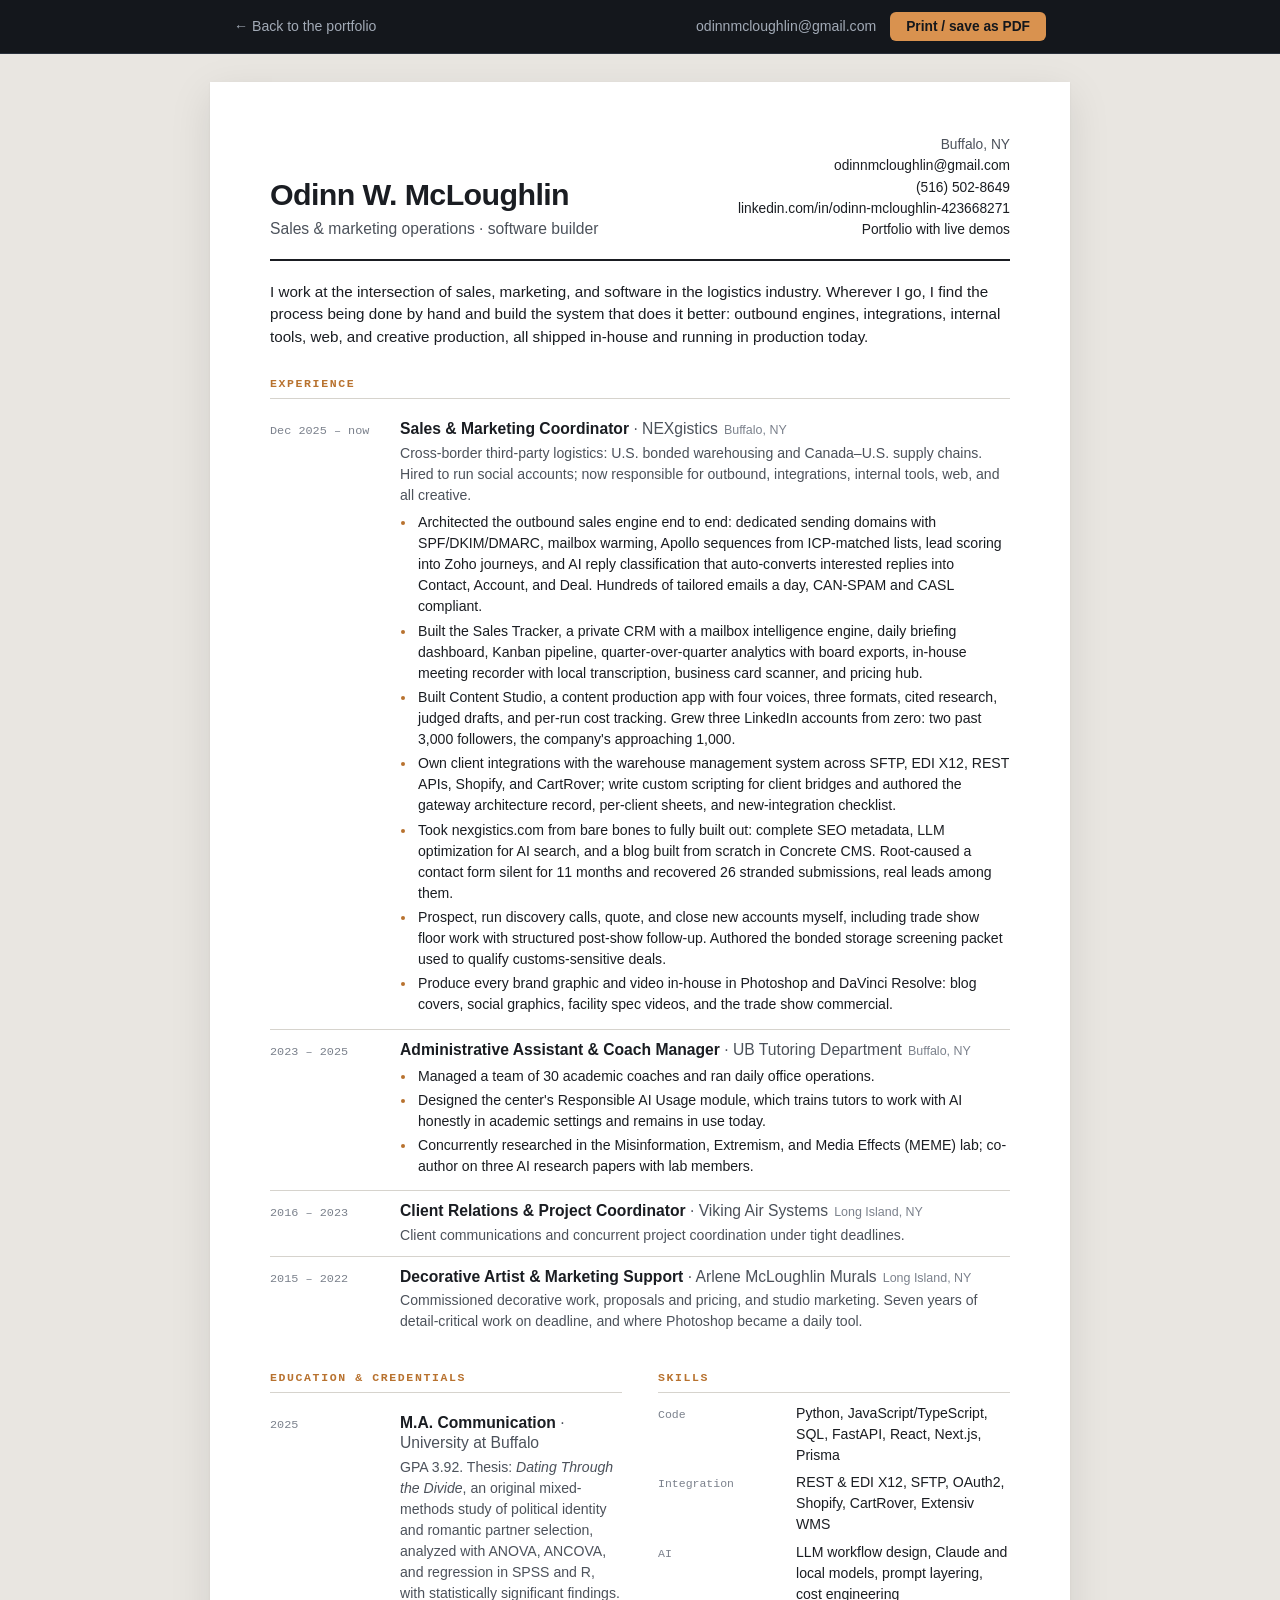
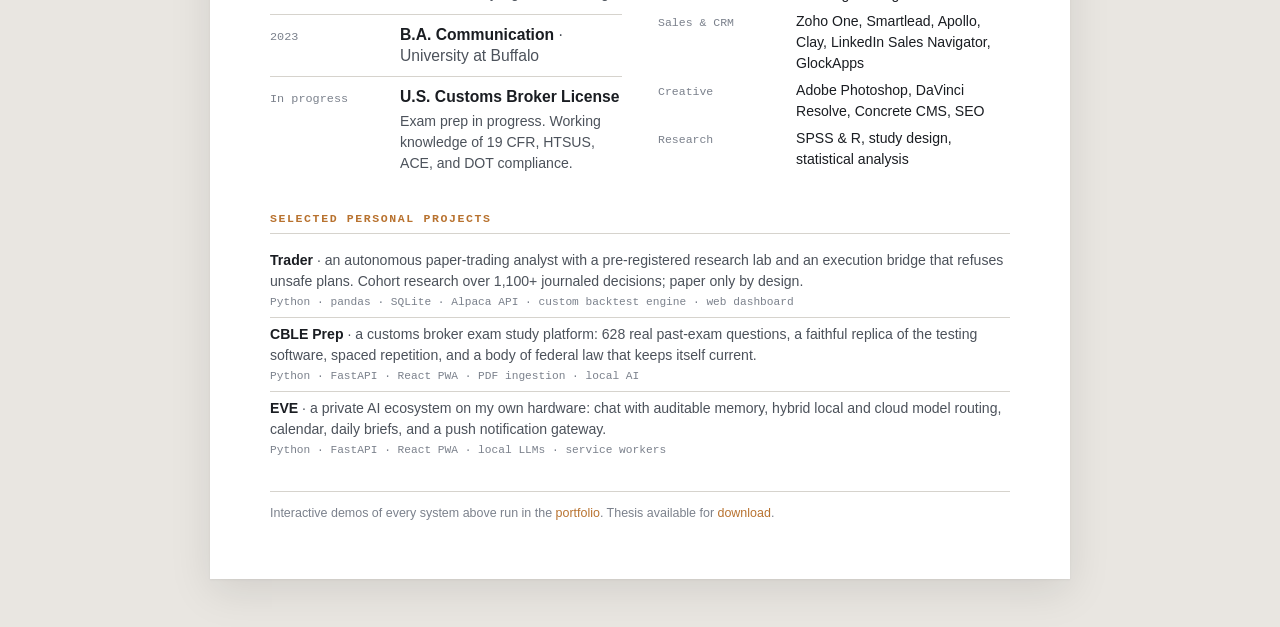
<file: Resume/index.html>
<!DOCTYPE html>
<html lang="en">
<head>
<meta charset="UTF-8">
<meta name="viewport" content="width=device-width, initial-scale=1.0">
<title>Odinn McLoughlin · Resume</title>
<meta name="robots" content="noindex">
<meta name="description" content="Resume of Odinn W. McLoughlin: sales and marketing operations, software builder, Buffalo, NY.">
<link rel="icon" href="data:image/svg+xml,<svg xmlns='http://www.w3.org/2000/svg' viewBox='0 0 100 100'><rect x='10' y='10' width='80' height='80' rx='14' fill='%23d9924f'/><text x='50' y='69' font-size='50' font-family='Arial' font-weight='bold' fill='%2314171c' text-anchor='middle'>O</text></svg>">
<style>
  /* Paper-first page: light, print-ready, self-contained. Same copper accent
     as the portfolio, but on white so it prints and saves to PDF cleanly. */
  :root {
    --paper: #ffffff;
    --ground: #e9e6e1;
    --ink: #1a1d22;
    --dim: #4c525b;
    --faint: #7b818c;
    --line: #d6d3cd;
    --accent: #b8722f;
    --accent-ink: #14171c;
    --chrome: #14171c;
    --chrome-ink: #e9ebef;
    --chrome-dim: #a2aab6;
    --sans: -apple-system, BlinkMacSystemFont, "Segoe UI", Roboto, "Helvetica Neue", Arial, sans-serif;
    --mono: ui-monospace, "Cascadia Code", "SF Mono", Consolas, monospace;
  }

  * { margin: 0; padding: 0; box-sizing: border-box; }

  body {
    background: var(--ground);
    color: var(--ink);
    font-family: var(--sans);
    font-size: 15px;
    line-height: 1.5;
    -webkit-font-smoothing: antialiased;
  }

  a { color: var(--accent); text-decoration: none; }
  a:hover { text-decoration: underline; }

  /* Site chrome above the sheet: back link and print button. */
  .bar {
    background: var(--chrome);
    color: var(--chrome-ink);
    border-bottom: 1px solid #2a313c;
  }
  .bar-inner {
    max-width: 860px;
    margin: 0 auto;
    padding: 12px 24px;
    display: flex;
    align-items: center;
    justify-content: space-between;
    flex-wrap: wrap;
    gap: 10px 16px;
    font-size: 0.88rem;
  }
  .bar a { color: var(--chrome-dim); }
  .bar a:hover { color: var(--chrome-ink); text-decoration: none; }
  .bar-actions { display: flex; gap: 14px; align-items: center; }
  .bar button {
    font-family: inherit;
    font-size: 0.86rem;
    font-weight: 650;
    color: var(--accent-ink);
    background: #d9924f;
    border: 0;
    border-radius: 6px;
    padding: 7px 16px;
    cursor: pointer;
  }
  .bar button:hover { filter: brightness(1.1); }

  /* The sheet. Letter proportions on screen, real Letter in print. */
  .sheet {
    background: var(--paper);
    max-width: 860px;
    margin: 28px auto 48px;
    padding: 52px 60px 56px;
    box-shadow: 0 1px 2px rgba(0,0,0,0.06), 0 12px 40px rgba(0,0,0,0.10);
  }

  .head {
    display: flex;
    align-items: flex-end;
    justify-content: space-between;
    gap: 24px;
    padding-bottom: 18px;
    border-bottom: 2px solid var(--ink);
  }
  .head h1 { font-size: 1.9rem; font-weight: 700; letter-spacing: -0.02em; line-height: 1.1; }
  .head .role { color: var(--dim); font-size: 0.98rem; margin-top: 6px; }
  .contact {
    list-style: none;
    text-align: right;
    font-size: 0.86rem;
    color: var(--dim);
    line-height: 1.55;
    white-space: nowrap;
  }
  .contact a { color: var(--ink); }
  .contact, .foot { overflow-wrap: anywhere; }

  .summary { margin: 20px 0 6px; color: var(--ink); font-size: 0.95rem; }

  h2 {
    font-family: var(--mono);
    font-size: 0.72rem;
    font-weight: 600;
    letter-spacing: 0.14em;
    text-transform: uppercase;
    color: var(--accent);
    margin: 26px 0 10px;
    padding-bottom: 6px;
    border-bottom: 1px solid var(--line);
  }

  .row {
    display: grid;
    grid-template-columns: 112px 1fr;
    gap: 18px;
    padding: 10px 0;
    break-inside: avoid;
  }
  .row + .row { border-top: 1px solid var(--line); }
  .when { font-family: var(--mono); font-size: 0.74rem; color: var(--faint); padding-top: 4px; }
  .row h3 { font-size: 0.98rem; font-weight: 650; line-height: 1.3; }
  .org { font-weight: 400; color: var(--dim); }
  .loc { font-weight: 400; font-size: 0.78rem; color: var(--faint); margin-left: 6px; white-space: nowrap; }
  .row > div > p { color: var(--dim); font-size: 0.88rem; margin-top: 3px; }
  .row ul { margin: 6px 0 0 16px; font-size: 0.88rem; color: var(--ink); }
  .row li { margin: 3px 0; padding-left: 2px; }
  .row li::marker { color: var(--accent); }

  .two { display: grid; grid-template-columns: 1fr 1fr; gap: 0 36px; }

  .skills { display: grid; grid-template-columns: 120px 1fr; gap: 6px 18px; font-size: 0.88rem; }
  .skills dt { font-family: var(--mono); font-size: 0.72rem; color: var(--faint); padding-top: 3px; }
  .skills dd { color: var(--ink); }

  .projects { list-style: none; font-size: 0.88rem; }
  .projects li { padding: 6px 0; break-inside: avoid; }
  .projects li + li { border-top: 1px solid var(--line); }
  .projects strong { font-weight: 650; }
  .projects em { color: var(--dim); font-style: normal; }
  .projects .stack { display: block; font-family: var(--mono); font-size: 0.7rem; color: var(--faint); margin-top: 2px; }

  .foot {
    margin-top: 26px;
    padding-top: 12px;
    border-top: 1px solid var(--line);
    font-size: 0.78rem;
    color: var(--faint);
  }

  @media (max-width: 720px) {
    .sheet { margin: 0; padding: 32px 22px 40px; box-shadow: none; }
    .head { flex-direction: column; align-items: flex-start; }
    .contact { text-align: left; white-space: normal; }
    .bar-actions { flex-wrap: wrap; }
    .row { grid-template-columns: 1fr; gap: 2px; }
    .two { grid-template-columns: 1fr; }
    .skills { grid-template-columns: 1fr; gap: 2px 0; }
    .skills dd { margin-bottom: 8px; }
  }

  @page { size: Letter; margin: 0.5in 0.55in; }

  @media print {
    html { font-size: 12px; }
    body { background: #fff; line-height: 1.42; }
    .bar { display: none; }
    .sheet { max-width: none; margin: 0; padding: 0; box-shadow: none; }
    a { color: inherit; }
    .head h1 { font-size: 1.7rem; }
    h2 { margin-top: 13px; margin-bottom: 6px; }
    .row { padding: 6px 0; }
    .summary { margin: 12px 0 0; }
    .row li { margin: 2px 0; }
    .foot { display: none; }
  }
</style>
</head>
<body>

<div class="bar">
  <div class="bar-inner">
    <a href="../">&larr; Back to the portfolio</a>
    <div class="bar-actions">
      <a href="mailto:odinnmcloughlin@gmail.com">odinnmcloughlin@gmail.com</a>
      <button type="button" onclick="window.print()">Print / save as PDF</button>
    </div>
  </div>
</div>

<main class="sheet">

  <header class="head">
    <div>
      <h1>Odinn W. McLoughlin</h1>
      <p class="role">Sales &amp; marketing operations &middot; software builder</p>
    </div>
    <ul class="contact">
      <li>Buffalo, NY</li>
      <li><a href="mailto:odinnmcloughlin@gmail.com">odinnmcloughlin@gmail.com</a></li>
      <li><a href="tel:+15165028649">(516) 502-8649</a></li>
      <li><a href="https://www.linkedin.com/in/odinn-mcloughlin-423668271/" target="_blank" rel="noopener">linkedin.com/in/odinn-mcloughlin-423668271</a></li>
      <li><a href="../">Portfolio with live demos</a></li>
    </ul>
  </header>

  <p class="summary">
    I work at the intersection of sales, marketing, and software in the logistics industry.
    Wherever I go, I find the process being done by hand and build the system that does it better:
    outbound engines, integrations, internal tools, web, and creative production, all shipped
    in-house and running in production today.
  </p>

  <h2>Experience</h2>

  <div class="row">
    <div class="when">Dec 2025 &ndash; now</div>
    <div>
      <h3>Sales &amp; Marketing Coordinator <span class="org">&middot; NEXgistics</span><span class="loc">Buffalo, NY</span></h3>
      <p>Cross-border third-party logistics: U.S. bonded warehousing and Canada&ndash;U.S. supply chains. Hired to run social accounts; now responsible for outbound, integrations, internal tools, web, and all creative.</p>
      <ul>
        <li>Architected the outbound sales engine end to end: dedicated sending domains with SPF/DKIM/DMARC, mailbox warming, Apollo sequences from ICP-matched lists, lead scoring into Zoho journeys, and AI reply classification that auto-converts interested replies into Contact, Account, and Deal. Hundreds of tailored emails a day, CAN-SPAM and CASL compliant.</li>
        <li>Built the Sales Tracker, a private CRM with a mailbox intelligence engine, daily briefing dashboard, Kanban pipeline, quarter-over-quarter analytics with board exports, in-house meeting recorder with local transcription, business card scanner, and pricing hub.</li>
        <li>Built Content Studio, a content production app with four voices, three formats, cited research, judged drafts, and per-run cost tracking. Grew three LinkedIn accounts from zero: two past 3,000 followers, the company's approaching 1,000.</li>
        <li>Own client integrations with the warehouse management system across SFTP, EDI X12, REST APIs, Shopify, and CartRover; write custom scripting for client bridges and authored the gateway architecture record, per-client sheets, and new-integration checklist.</li>
        <li>Took nexgistics.com from bare bones to fully built out: complete SEO metadata, LLM optimization for AI search, and a blog built from scratch in Concrete CMS. Root-caused a contact form silent for 11 months and recovered 26 stranded submissions, real leads among them.</li>
        <li>Prospect, run discovery calls, quote, and close new accounts myself, including trade show floor work with structured post-show follow-up. Authored the bonded storage screening packet used to qualify customs-sensitive deals.</li>
        <li>Produce every brand graphic and video in-house in Photoshop and DaVinci Resolve: blog covers, social graphics, facility spec videos, and the trade show commercial.</li>
      </ul>
    </div>
  </div>

  <div class="row">
    <div class="when">2023 &ndash; 2025</div>
    <div>
      <h3>Administrative Assistant &amp; Coach Manager <span class="org">&middot; UB Tutoring Department</span><span class="loc">Buffalo, NY</span></h3>
      <ul>
        <li>Managed a team of 30 academic coaches and ran daily office operations.</li>
        <li>Designed the center's Responsible AI Usage module, which trains tutors to work with AI honestly in academic settings and remains in use today.</li>
        <li>Concurrently researched in the Misinformation, Extremism, and Media Effects (MEME) lab; co-author on three AI research papers with lab members.</li>
      </ul>
    </div>
  </div>

  <div class="row">
    <div class="when">2016 &ndash; 2023</div>
    <div>
      <h3>Client Relations &amp; Project Coordinator <span class="org">&middot; Viking Air Systems</span><span class="loc">Long Island, NY</span></h3>
      <p>Client communications and concurrent project coordination under tight deadlines.</p>
    </div>
  </div>

  <div class="row">
    <div class="when">2015 &ndash; 2022</div>
    <div>
      <h3>Decorative Artist &amp; Marketing Support <span class="org">&middot; Arlene McLoughlin Murals</span><span class="loc">Long Island, NY</span></h3>
      <p>Commissioned decorative work, proposals and pricing, and studio marketing. Seven years of detail-critical work on deadline, and where Photoshop became a daily tool.</p>
    </div>
  </div>

  <div class="two">
    <div>
      <h2>Education &amp; credentials</h2>
      <div class="row">
        <div class="when">2025</div>
        <div>
          <h3>M.A. Communication <span class="org">&middot; University at Buffalo</span></h3>
          <p>GPA 3.92. Thesis: <em>Dating Through the Divide</em>, an original mixed-methods study of political identity and romantic partner selection, analyzed with ANOVA, ANCOVA, and regression in SPSS and R, with statistically significant findings.</p>
        </div>
      </div>
      <div class="row">
        <div class="when">2023</div>
        <div>
          <h3>B.A. Communication <span class="org">&middot; University at Buffalo</span></h3>
        </div>
      </div>
      <div class="row">
        <div class="when">In progress</div>
        <div>
          <h3>U.S. Customs Broker License</h3>
          <p>Exam prep in progress. Working knowledge of 19 CFR, HTSUS, ACE, and DOT compliance.</p>
        </div>
      </div>
    </div>
    <div>
      <h2>Skills</h2>
      <dl class="skills">
        <dt>Code</dt>
        <dd>Python, JavaScript/TypeScript, SQL, FastAPI, React, Next.js, Prisma</dd>
        <dt>Integration</dt>
        <dd>REST &amp; EDI X12, SFTP, OAuth2, Shopify, CartRover, Extensiv WMS</dd>
        <dt>AI</dt>
        <dd>LLM workflow design, Claude and local models, prompt layering, cost engineering</dd>
        <dt>Sales &amp; CRM</dt>
        <dd>Zoho One, Smartlead, Apollo, Clay, LinkedIn Sales Navigator, GlockApps</dd>
        <dt>Creative</dt>
        <dd>Adobe Photoshop, DaVinci Resolve, Concrete CMS, SEO</dd>
        <dt>Research</dt>
        <dd>SPSS &amp; R, study design, statistical analysis</dd>
      </dl>
    </div>
  </div>

  <h2>Selected personal projects</h2>
  <ul class="projects">
    <li>
      <strong>Trader</strong> <em>&middot; an autonomous paper-trading analyst with a pre-registered research lab and an execution bridge that refuses unsafe plans. Cohort research over 1,100+ journaled decisions; paper only by design.</em>
      <span class="stack">Python &middot; pandas &middot; SQLite &middot; Alpaca API &middot; custom backtest engine &middot; web dashboard</span>
    </li>
    <li>
      <strong>CBLE Prep</strong> <em>&middot; a customs broker exam study platform: 628 real past-exam questions, a faithful replica of the testing software, spaced repetition, and a body of federal law that keeps itself current.</em>
      <span class="stack">Python &middot; FastAPI &middot; React PWA &middot; PDF ingestion &middot; local AI</span>
    </li>
    <li>
      <strong>EVE</strong> <em>&middot; a private AI ecosystem on my own hardware: chat with auditable memory, hybrid local and cloud model routing, calendar, daily briefs, and a push notification gateway.</em>
      <span class="stack">Python &middot; FastAPI &middot; React PWA &middot; local LLMs &middot; service workers</span>
    </li>
  </ul>

  <p class="foot">Interactive demos of every system above run in the <a href="../">portfolio</a>. Thesis available for <a href="../assets/odinn-mcloughlin-thesis.pdf" download>download</a>.</p>

</main>

</body>
</html>
</file>
<file: styles.css>
/* ============================================================
   Odinn McLoughlin · portfolio
   Dark graphite chrome with a copper accent. Each demo panel
   carries the look of the real application it miniaturizes
   (skin-*). No frameworks, no webfonts.
   ============================================================ */

:root {
  --bg: #14171c;
  --bg-deep: #101318;
  --card: #1b2027;
  --card-raise: #20262f;
  --ink: #e9ebef;
  --dim: #a2aab6;
  --faint: #6e7683;
  --line: #2a313c;
  --line-soft: #232932;
  --accent: #d9924f;
  --accent-soft: rgba(217, 146, 79, 0.12);
  --sans: -apple-system, BlinkMacSystemFont, "Segoe UI", Roboto, "Helvetica Neue", Arial, sans-serif;
  --mono: ui-monospace, "Cascadia Code", "SF Mono", Consolas, monospace;
  --shellw: 1160px;
}

* { margin: 0; padding: 0; box-sizing: border-box; }

html { scroll-behavior: smooth; }

body {
  background: var(--bg);
  color: var(--ink);
  font-family: var(--sans);
  font-size: 16px;
  line-height: 1.6;
  -webkit-font-smoothing: antialiased;
}

.shell { max-width: var(--shellw); margin: 0 auto; padding: 0 28px; }

a { color: var(--accent); text-decoration: none; }
a:hover { text-decoration: underline; }

h1, h2, h3, h4 { font-weight: 650; letter-spacing: -0.015em; line-height: 1.2; }

button { font-family: inherit; cursor: pointer; }

/* ============ MASTHEAD ============ */
.masthead {
  background: var(--bg-deep);
  border-bottom: 1px solid var(--line);
  position: sticky;
  top: 0;
  z-index: 40;
}

.masthead-inner {
  display: flex;
  align-items: center;
  justify-content: space-between;
  gap: 18px;
  padding-top: 16px;
  padding-bottom: 16px;
}

.masthead-name { font-size: 1.04rem; font-weight: 700; }
.masthead-role { font-size: 0.82rem; color: var(--dim); }

.masthead-nav { display: flex; gap: 20px; align-items: center; font-size: 0.88rem; font-weight: 500; }
.masthead-nav a { color: var(--dim); }
.masthead-nav a:hover { color: var(--ink); text-decoration: none; }

.nav-mail {
  color: #14171c !important;
  background: var(--accent);
  padding: 7px 16px;
  border-radius: 6px;
  font-weight: 650;
}
.nav-mail:hover { filter: brightness(1.1); }

/* ============ OVERVIEW ============ */
.overview {
  padding: 72px 0 60px;
  background:
    radial-gradient(700px 320px at 85% -10%, rgba(217, 146, 79, 0.08), transparent 65%),
    var(--bg-deep);
  border-bottom: 1px solid var(--line);
}

.overview h1 { font-size: clamp(2rem, 4.6vw, 3rem); margin-bottom: 18px; }

.overview-lead {
  max-width: 720px;
  color: var(--dim);
  font-size: 1.04rem;
  margin-bottom: 40px;
}

/* ============ ABOUT ============ */
.about-grid {
  display: grid;
  grid-template-columns: minmax(0, 1fr) 250px;
  gap: 44px;
  align-items: start;
}

.about-text h1 { font-size: clamp(1.8rem, 4vw, 2.4rem); margin-bottom: 16px; }

.about-h {
  font-size: 0.78rem;
  font-weight: 700;
  letter-spacing: 0.09em;
  text-transform: uppercase;
  color: var(--accent);
  margin: 26px 0 10px;
}

.about-p { color: var(--dim); font-size: 0.95rem; line-height: 1.7; }
.about-p em { color: var(--ink); font-style: italic; }
.about-p a { font-weight: 600; }

.about-side { position: sticky; top: 84px; }

.portrait {
  position: relative;
  border: 1px solid var(--line);
  border-radius: 12px;
  overflow: hidden;
  background: var(--card);
  aspect-ratio: 4 / 5;
  margin-bottom: 16px;
}

.portrait img { width: 100%; height: 100%; object-fit: cover; display: block; }
.portrait img[data-missing] { display: none; }

.portrait-fallback {
  position: absolute;
  inset: 0;
  display: none;
  align-items: center;
  justify-content: center;
  font-size: 3rem;
  font-weight: 700;
  color: var(--accent);
  background:
    radial-gradient(300px 200px at 70% 20%, rgba(217, 146, 79, 0.14), transparent 65%),
    var(--card);
}
.portrait[data-empty] .portrait-fallback { display: flex; }

.about-fact { font-size: 0.85rem; color: var(--dim); padding: 7px 2px; border-bottom: 1px solid var(--line-soft); overflow-wrap: anywhere; }
.about-fact strong { color: var(--ink); }

.toc {
  display: grid;
  grid-template-columns: repeat(auto-fit, minmax(min(100%, 300px), 1fr));
  gap: 28px;
  max-width: 940px;
}

.toc-head {
  font-size: 0.72rem;
  font-weight: 700;
  letter-spacing: 0.1em;
  text-transform: uppercase;
  color: var(--accent);
  margin-bottom: 6px;
}

.toc-group a {
  display: flex;
  justify-content: space-between;
  align-items: baseline;
  gap: 14px;
  padding: 10px 2px;
  border-bottom: 1px solid var(--line);
  color: var(--ink);
  font-weight: 600;
  font-size: 0.94rem;
}
.toc-group a span { font-weight: 400; font-size: 0.8rem; color: var(--faint); text-align: right; }
.toc-group a:hover { color: var(--accent); text-decoration: none; }
.toc-group a:hover span { color: var(--accent); }

/* ============ BANDS & ENTRIES ============ */
.band { padding: 64px 0; }
.band-alt { background: var(--bg-deep); border-top: 1px solid var(--line); border-bottom: 1px solid var(--line); }

.band-label {
  font-size: 0.72rem;
  font-weight: 700;
  letter-spacing: 0.1em;
  text-transform: uppercase;
  color: var(--accent);
  margin-bottom: 10px;
}

.band-head { margin-bottom: 36px; max-width: 780px; }
.band-head h2 { font-size: 1.7rem; margin-bottom: 10px; }
.band-head p { color: var(--dim); font-size: 0.97rem; }

/* collapsible entries */
.entry { border-top: 1px solid var(--line); }

.entry-sum {
  display: flex;
  align-items: center;
  gap: 16px;
  padding: 20px 4px;
  cursor: pointer;
  list-style: none;
}
.entry-sum::-webkit-details-marker { display: none; }
.entry-sum:hover .sum-main strong { color: var(--accent); }

.sum-main { display: flex; flex-direction: column; gap: 2px; min-width: 0; }
.sum-main strong { font-size: 1.12rem; font-weight: 650; letter-spacing: -0.01em; }
.sum-main em { font-style: normal; font-size: 0.85rem; color: var(--dim); }

.sum-chev {
  margin-left: auto;
  flex: none;
  width: 26px; height: 26px;
  border: 1px solid var(--line);
  border-radius: 50%;
  position: relative;
  transition: transform 0.2s ease, border-color 0.2s ease;
}
.sum-chev::before {
  content: "";
  position: absolute;
  left: 8px; top: 6px;
  width: 8px; height: 8px;
  border-right: 2px solid var(--dim);
  border-bottom: 2px solid var(--dim);
  transform: rotate(45deg);
}
.entry[open] .sum-chev { transform: rotate(180deg); border-color: var(--accent); }
.entry[open] .sum-chev::before { border-color: var(--accent); }
.entry-sum .tag { flex: none; }

.entry-grid {
  display: grid;
  grid-template-columns: minmax(300px, 5fr) 7fr;
  gap: 36px;
  align-items: start;
  padding: 6px 0 36px;
}

.entry-stack .entry-grid { grid-template-columns: 1fr; }

.band-toggle {
  margin-top: 16px;
  background: transparent;
  border: 1px solid var(--line);
  color: var(--dim);
  border-radius: 999px;
  padding: 7px 16px;
  font-size: 0.8rem;
  font-weight: 600;
}
.band-toggle:hover { border-color: var(--accent); color: var(--accent); }

.tag {
  font-size: 0.7rem;
  font-weight: 700;
  letter-spacing: 0.07em;
  text-transform: uppercase;
  color: var(--accent);
  background: var(--accent-soft);
  border: 1px solid rgba(217, 146, 79, 0.3);
  border-radius: 4px;
  padding: 3px 8px;
}

.tech { font-family: var(--mono); font-size: 0.72rem; color: var(--faint); margin-bottom: 12px; }

.entry-info p { color: var(--dim); font-size: 0.94rem; margin-bottom: 13px; }

.try {
  color: var(--ink) !important;
  font-weight: 600;
  border-left: 3px solid var(--accent);
  padding-left: 12px;
  margin-top: 18px;
}

/* ============ FRAME (neutral window) ============ */
.frame {
  border: 1px solid var(--line);
  border-radius: 10px;
  overflow: hidden;
  background: var(--card);
  box-shadow: 0 16px 40px rgba(0, 0, 0, 0.35), 0 2px 8px rgba(0, 0, 0, 0.25);
}

.frame-bar {
  display: flex;
  align-items: center;
  justify-content: space-between;
  gap: 12px;
  padding: 9px 14px;
  background: var(--card-raise);
  border-bottom: 1px solid var(--line);
}

.frame-app { font-family: var(--mono); font-size: 0.75rem; color: var(--dim); }
.frame-note { font-size: 0.71rem; color: var(--faint); text-align: right; }

.frame-body { min-height: 120px; background: var(--d-bg, var(--card)); color: var(--d-text, var(--ink)); }
.frame-flush { padding: 0; }

/* ============ SKINS (real app palettes) ============ */
.skin-trader {
  --d-bg: #07090d; --d-panel: #0e1218; --d-text: #f3f4f6; --d-dim: #9aa3b5;
  --d-line: #1a202c; --d-accent: #22a8e6; --d-good: #34d9a4; --d-bad: #ff6b6b;
  --d-btn-bg: #22a8e6; --d-btn-fg: #ffffff; --d-soft: rgba(34, 168, 230, 0.12);
}

.tr-tabs {
  display: flex;
  flex-wrap: wrap;
  gap: 2px;
  padding: 10px 12px 0;
  border-bottom: 1px solid var(--d-line);
}

.tr-tab, .cb-tab, .ev-tab {
  border: none;
  background: transparent;
  padding: 8px 12px;
  font-size: 0.78rem;
  font-weight: 600;
  color: var(--d-dim);
  border-bottom: 2px solid transparent;
  margin-bottom: -1px;
}
.tr-tab:hover, .cb-tab:hover, .ev-tab:hover { color: var(--d-text); }
.tr-tab.is-on, .cb-tab.is-on, .ev-tab.is-on { color: var(--d-accent); border-bottom-color: var(--d-accent); }

.tr-panel, .cb-panel, .ev-panel { padding-bottom: 6px; }
.tr-panel .gw-log, .cb-panel .gw-log, .ev-panel .gw-log { padding: 4px 16px 16px; font-family: var(--mono); }
.tr-panel .d-btn, .cb-panel > .d-btn, .ev-panel .d-btn { margin: 10px 16px 12px; }

/* EVE Today cockpit */
.ev-today { padding: 14px 16px 16px; }

.ev-greet { font-size: 1.15rem; font-weight: 650; }
.ev-clock { font-family: var(--mono); font-size: 0.85rem; color: var(--d-accent); margin-top: 2px; }

.ev-rail { display: flex; flex-wrap: wrap; gap: 7px; margin: 13px 0; }

.ev-led {
  display: inline-flex;
  align-items: center;
  gap: 7px;
  background: var(--d-panel);
  border: 1px solid var(--d-line);
  border-radius: 999px;
  padding: 5px 12px;
  font-size: 0.74rem;
  font-weight: 600;
}
.ev-led i { width: 7px; height: 7px; border-radius: 50%; flex: none; }
.ev-led i.ok { background: var(--d-good); box-shadow: 0 0 8px rgba(52, 211, 153, 0.6); }
.ev-led i.warn { background: #fbbf24; box-shadow: 0 0 8px rgba(251, 191, 36, 0.6); }
.ev-led em { font-style: normal; font-weight: 400; color: var(--d-dim); }

.ev-next {
  background: var(--d-panel);
  border: 1px solid var(--d-line);
  border-radius: 10px;
  padding: 11px 14px;
  margin-bottom: 11px;
}
.ev-next-label { font-family: var(--mono); font-size: 0.64rem; letter-spacing: 0.12em; color: var(--d-dim); margin-bottom: 3px; }
.ev-next-what { font-size: 0.92rem; font-weight: 600; }
.ev-next-what span { font-family: var(--mono); font-size: 0.78rem; color: var(--d-accent); margin-left: 6px; }

.ev-actions { display: grid; gap: 6px; margin-bottom: 13px; }

.ev-action {
  text-align: left;
  background: transparent;
  border: 1px solid var(--d-line);
  border-radius: 8px;
  color: var(--d-text);
  font-size: 0.82rem;
  padding: 8px 12px;
  transition: border-color 0.12s, color 0.12s, opacity 0.2s;
}
.ev-action:hover { border-color: var(--d-accent); }
.ev-action.is-done { color: var(--d-dim); text-decoration: line-through; opacity: 0.6; border-style: dashed; }
.ev-action.is-done::after { content: " ✓"; color: var(--d-good); }

.ev-radar { display: flex; flex-wrap: wrap; gap: 6px; margin-bottom: 12px; }

.ev-day {
  flex: 1;
  min-width: 52px;
  text-align: center;
  background: var(--d-panel);
  border: 1px solid var(--d-line);
  border-radius: 8px;
  padding: 7px 4px 9px;
  font-size: 0.7rem;
  color: var(--d-dim);
}
.ev-day.is-today { color: var(--d-accent); border-color: rgba(34, 211, 238, 0.4); }
.ev-day i { display: inline-block; width: 5px; height: 5px; border-radius: 50%; background: var(--d-accent); margin: 5px 2px 0; }

.ev-ask {
  border: 1px solid var(--d-line);
  border-radius: 999px;
  padding: 9px 16px;
  font-size: 0.82rem;
  color: var(--d-dim);
}
.ev-ask em { font-style: normal; font-size: 0.72rem; color: var(--d-dim); opacity: 0.7; }

/* EVE notifications */
.ev-kinds { display: flex; flex-wrap: wrap; gap: 6px; padding: 4px 16px; }
.ev-kinds span {
  font-size: 0.74rem;
  color: var(--d-text);
  background: var(--d-panel);
  border: 1px solid var(--d-line);
  border-radius: 999px;
  padding: 5px 11px;
}

.ev-nags { display: grid; gap: 7px; padding: 0 16px 16px; }

.ev-nag {
  display: flex;
  justify-content: space-between;
  align-items: center;
  gap: 10px;
  flex-wrap: wrap;
  background: var(--d-panel);
  border: 1px solid rgba(251, 191, 36, 0.45);
  border-radius: 10px;
  padding: 9px 13px;
  font-size: 0.82rem;
}
.ev-nag .d-btn { margin: 0 !important; padding: 6px 13px; font-size: 0.74rem; }
.ev-nag em { font-style: normal; font-family: var(--mono); font-size: 0.7rem; color: #fbbf24; }
.ev-nag-done { font-size: 0.8rem; color: var(--d-dim); padding: 2px 2px 0; }

/* EVE brief */
.ev-brief { display: grid; gap: 6px; padding: 0 16px 16px; }
.ev-brief .st-field span:first-child { color: var(--d-text); font-weight: 600; }
.ev-brief .st-field span:last-child { color: var(--d-dim); font-weight: 400; }

/* CBLE exam room */
.mk-bar { display: flex; flex-wrap: wrap; gap: 6px; padding: 10px 16px 4px; }

.mk-chip {
  font-family: var(--mono);
  font-size: 0.7rem;
  color: var(--d-dim);
  border: 1px solid var(--d-line);
  border-radius: 999px;
  padding: 4px 11px;
  background: var(--d-panel);
}
.mk-btn { cursor: pointer; }
.mk-btn:hover { color: var(--d-accent); border-color: var(--d-accent); }
.mk-chip.is-flagged { color: #fbbf24; border-color: rgba(251, 191, 36, 0.5); }
#mk-timer { color: var(--d-accent); }
#mk-timer.is-low { color: #fbbf24; }

.mk-stage { position: relative; padding: 10px 16px 0; }

.mk-overlay {
  position: absolute;
  inset: 0 16px;
  background: var(--d-bg);
  border: 1px solid var(--d-accent);
  border-radius: 8px;
  padding: 13px 15px;
  z-index: 5;
  overflow-y: auto;
}
.mk-overlay-bar {
  display: flex;
  justify-content: space-between;
  align-items: center;
  gap: 10px;
  flex-wrap: wrap;
  font-family: var(--mono);
  font-size: 0.72rem;
  color: var(--d-accent);
  margin-bottom: 10px;
}
.mk-reg { font-size: 0.88rem; line-height: 1.6; margin-bottom: 10px; }
.mk-note { font-size: 0.78rem; color: var(--d-dim); line-height: 1.6; }

#mk-review { padding: 0 16px 16px; }

.ar-chips { display: flex; flex-wrap: wrap; gap: 6px; padding: 10px 16px 4px; }
.ar-chips span {
  font-family: var(--mono);
  font-size: 0.66rem;
  letter-spacing: 0.05em;
  text-transform: uppercase;
  color: var(--d-dim);
  border: 1px solid var(--d-line);
  border-radius: 999px;
  padding: 3px 10px;
}
.ar-chips span.hot { color: var(--d-good); border-color: rgba(52, 217, 164, 0.4); }

.ar-rows { display: grid; gap: 6px; padding: 10px 16px 4px; }

.ar-row {
  display: grid;
  grid-template-columns: 26px minmax(0, 1fr) auto auto;
  gap: 10px;
  align-items: center;
  background: var(--d-panel);
  border: 1px solid var(--d-line);
  border-radius: 7px;
  padding: 8px 12px;
}

.ar-rank { font-family: var(--mono); font-size: 0.74rem; color: var(--d-dim); }
.ar-name { font-size: 0.8rem; font-weight: 600; min-width: 0; }
.ar-name em { display: block; font-style: normal; font-weight: 400; font-size: 0.68rem; color: var(--d-dim); overflow: hidden; text-overflow: ellipsis; white-space: nowrap; }
.ar-val { font-family: var(--mono); font-size: 0.78rem; white-space: nowrap; }
.ar-val.up { color: var(--d-good); }
.ar-val.dn { color: var(--d-bad); }
.ar-spy { font-family: var(--mono); font-size: 0.66rem; color: var(--d-dim); white-space: nowrap; }
.ar-spy.up { color: var(--d-good); }

.skin-cble {
  --d-bg: #0f1115; --d-panel: #161922; --d-text: #e7e9ee; --d-dim: #a2a8b6;
  --d-line: #262b38; --d-accent: #5b8def; --d-good: #22c55e; --d-bad: #ef4444;
  --d-btn-bg: #5b8def; --d-btn-fg: #0b1020; --d-soft: rgba(91, 141, 239, 0.16);
}

.skin-eve {
  --d-bg: #06070f; --d-panel: rgba(20, 24, 46, 0.78); --d-text: #e7eaf6; --d-dim: #8b93b8;
  --d-line: rgba(148, 163, 235, 0.16); --d-accent: #22d3ee; --d-good: #34d399; --d-bad: #f87171;
  --d-btn-bg: #22d3ee; --d-btn-fg: #041318; --d-soft: rgba(34, 211, 238, 0.10);
  background:
    radial-gradient(420px 200px at 80% 0%, rgba(129, 140, 248, 0.14), transparent 65%),
    radial-gradient(360px 200px at 10% 100%, rgba(34, 211, 238, 0.10), transparent 65%),
    #06070f;
}

.skin-term {
  --d-bg: #0b0f0c; --d-panel: #101511; --d-text: #a8e6b6; --d-dim: #5f7a66;
  --d-line: #1d2a20; --d-accent: #7ee787; --d-good: #7ee787; --d-bad: #ffa657;
  --d-btn-bg: #1d2a20; --d-btn-fg: #a8e6b6; --d-soft: rgba(126, 231, 135, 0.08);
  font-family: var(--mono);
}

/* The Sales Tracker's real palette: read from the live app */
.skin-stk {
  --d-bg: #11151b; --d-panel: #1a212a; --d-text: #e7eaee; --d-dim: #8b95a3;
  --d-line: #28313d; --d-accent: #e2231a; --d-good: #22c55e; --d-bad: #f0883e;
  --d-btn-bg: #e2231a; --d-btn-fg: #ffffff; --d-soft: rgba(226, 35, 26, 0.10);
}

.skin-crm {
  --d-bg: #f6f7f9; --d-panel: #ffffff; --d-text: #1c2430; --d-dim: #5d6a7d;
  --d-line: #dde3ea; --d-accent: #2563eb; --d-good: #16a34a; --d-bad: #dc2626;
  --d-btn-bg: #2563eb; --d-btn-fg: #ffffff; --d-soft: rgba(37, 99, 235, 0.08);
}

.skin-out {
  --d-bg: #0d1220; --d-panel: #161c2e; --d-text: #dde3f0; --d-dim: #8791ab;
  --d-line: #252d45; --d-accent: #2dd4bf; --d-good: #2dd4bf; --d-bad: #fb7185;
  --d-btn-bg: #2dd4bf; --d-btn-fg: #062420; --d-soft: rgba(45, 212, 191, 0.10);
}

.d-btn {
  background: var(--d-btn-bg, var(--accent));
  color: var(--d-btn-fg, #14171c);
  border: none;
  border-radius: 7px;
  padding: 10px 20px;
  font-size: 0.88rem;
  font-weight: 650;
}
.d-btn:hover:not(:disabled) { filter: brightness(1.12); }
.d-btn:disabled { opacity: 0.45; cursor: default; }

/* ============ SPEC LISTS & SUB HEADS ============ */
.specs {
  list-style: none;
  margin: 4px 0 16px;
  border: 1px solid var(--line);
  border-radius: 8px;
  background: var(--card);
  padding: 12px 16px;
  display: grid;
  gap: 6px;
}

.specs li {
  position: relative;
  padding-left: 18px;
  font-size: 0.85rem;
  color: var(--dim);
  line-height: 1.5;
}

.specs li::before {
  content: "";
  position: absolute;
  left: 2px;
  top: 0.55em;
  width: 6px; height: 6px;
  border-radius: 2px;
  background: var(--accent);
  transform: rotate(45deg);
}

.band-head-sub { margin-top: 48px; margin-bottom: 8px; }
.h-sub { font-size: 1.25rem; }

/* ============ OUTBOUND ENGINE (campaign monitor skin) ============ */
.arch-top { padding: 15px 16px 4px; }

.tree { padding: 14px 16px 6px; }

.tree-cols {
  display: grid;
  grid-template-columns: 3fr 2fr;
  gap: 0 18px;
  align-items: stretch;
}

.tree-col { display: flex; flex-direction: column; align-items: center; }

.tree-colhead {
  font-size: 0.64rem;
  font-weight: 700;
  letter-spacing: 0.09em;
  text-transform: uppercase;
  color: var(--d-dim);
  margin-bottom: 8px;
  text-align: center;
}

.tree-duo {
  display: grid;
  grid-template-columns: repeat(auto-fit, minmax(min(100%, 120px), 1fr));
  gap: 8px;
  width: 100%;
}

.tree-link {
  display: block;
  width: 2px;
  height: 16px;
  background: var(--d-line);
  margin: 0 auto;
  flex: none;
}

.tree-grow {
  display: block;
  width: 2px;
  background: var(--d-line);
  margin: 0 auto;
  flex: 1;
  min-height: 16px;
}

.tree-merge {
  height: 18px;
  margin: 0 22%;
  border-left: 2px solid var(--d-line);
  border-right: 2px solid var(--d-line);
  border-bottom: 2px solid var(--d-line);
  border-radius: 0 0 12px 12px;
}
.tree-merge::after {
  content: "";
  display: block;
  width: 2px;
  height: 14px;
  background: var(--d-line);
  margin: 18px auto 0;
}

.tree-main {
  display: flex;
  flex-direction: column;
  align-items: center;
  margin-top: 14px;
}

.tree-main .arch-node, .tree-col > .arch-node { max-width: 300px; }

.tree-ribbon {
  display: block;
  width: 100%;
  margin-top: 14px;
  text-align: center !important;
  font-family: var(--mono);
  font-size: 0.7rem !important;
  color: var(--d-dim) !important;
}

.arch-node {
  display: block;
  width: 100%;
  text-align: center;
  background: var(--d-panel);
  border: 1px solid var(--d-line);
  border-radius: 7px;
  color: var(--d-text);
  font-size: 0.78rem;
  font-weight: 600;
  padding: 9px 12px;
  transition: border-color 0.15s, background 0.15s, box-shadow 0.15s;
}
.arch-node em {
  display: block;
  font-style: normal;
  font-weight: 400;
  font-size: 0.68rem;
  color: var(--d-dim);
  margin-top: 2px;
}
.arch-node:hover { border-color: var(--d-accent); }
.arch-node.is-on { border-color: var(--d-accent); background: var(--d-soft); }
.arch-node.is-hot {
  border-color: var(--d-accent);
  background: var(--d-soft);
  box-shadow: 0 0 0 1px var(--d-accent), 0 0 14px rgba(45, 212, 191, 0.25);
}

.arch-detail {
  margin: 8px 16px 16px;
  border: 1px solid var(--d-line);
  border-left: 3px solid var(--d-accent);
  border-radius: 8px;
  background: var(--d-panel);
  padding: 13px 16px;
  font-size: 0.84rem;
  line-height: 1.65;
  color: var(--d-dim);
  min-height: 72px;
}
.arch-detail strong { color: var(--d-text); display: block; margin-bottom: 4px; font-size: 0.88rem; }
.arch-detail-idle { color: var(--d-dim); font-size: 0.8rem; }

/* ============ ABOUT READ-MORE ============ */
.about-more { margin-top: 8px; }

.about-more-sum {
  display: inline-flex;
  align-items: center;
  gap: 10px;
  cursor: pointer;
  list-style: none;
  border: 1px solid var(--line);
  border-radius: 999px;
  padding: 8px 18px;
  font-size: 0.85rem;
  font-weight: 600;
  color: var(--dim);
}
.about-more-sum::-webkit-details-marker { display: none; }
.about-more-sum:hover { border-color: var(--accent); color: var(--accent); }
.about-more[open] .about-more-sum { margin-bottom: 4px; }
.about-more[open] .about-more-sum .sum-chev { transform: rotate(180deg); border-color: var(--accent); }
.about-more-sum .sum-chev { width: 20px; height: 20px; }
.about-more-sum .sum-chev::before { left: 5px; top: 3px; width: 7px; height: 7px; }

/* ============ GATEWAY TABS & TRANSPORTS ============ */
.gw-tabs {
  display: flex;
  flex-wrap: wrap;
  gap: 2px;
  padding: 10px 12px 0;
  border-bottom: 1px solid var(--d-line);
}

.gw-tab {
  border: none;
  background: transparent;
  padding: 8px 12px;
  font-family: var(--mono);
  font-size: 0.74rem;
  color: var(--d-dim);
  border-bottom: 2px solid transparent;
  margin-bottom: -1px;
}
.gw-tab:hover { color: var(--d-text); }
.gw-tab.is-on { color: var(--d-accent); border-bottom-color: var(--d-accent); }

.gw-panel { padding-bottom: 4px; }

.gw-explain {
  font-size: 0.78rem;
  color: var(--d-dim);
  padding: 12px 16px 0;
  line-height: 1.6;
  max-width: 560px;
}

.edi-raw {
  margin: 12px 16px 0;
  padding: 12px 14px;
  background: var(--d-panel);
  border: 1px solid var(--d-line);
  border-radius: 8px;
  font-size: 0.7rem;
  line-height: 1.7;
  color: #d9b98a;
  overflow-x: auto;
  white-space: pre;
}

.gw-panel .d-btn { margin: 12px 16px; }

#edi-out, #cart-out, #api-out { padding: 0 16px 16px; min-height: 0; }

.cart-flow {
  display: flex;
  flex-wrap: wrap;
  align-items: center;
  gap: 8px;
  padding: 12px 16px 0;
}

.cart-node {
  font-family: var(--mono);
  font-size: 0.72rem;
  border: 1px solid var(--d-line);
  border-radius: 6px;
  padding: 7px 11px;
  color: var(--d-dim);
  transition: color 0.2s, border-color 0.2s;
}
.cart-node.is-hot { color: var(--d-accent); border-color: var(--d-accent); background: var(--d-soft); }

.cart-arrow { color: var(--d-dim); font-size: 0.8rem; }

/* ============ GATEWAY (terminal skin, drag & drop) ============ */
.gw-intake {
  display: grid;
  grid-template-columns: auto 1fr;
  gap: 14px;
  padding: 18px 16px;
  align-items: stretch;
}

.gw-file {
  display: flex;
  align-items: center;
  gap: 11px;
  border: 1px solid var(--d-line);
  background: var(--d-panel);
  border-radius: 8px;
  padding: 12px 14px;
  cursor: grab;
  user-select: none;
}
.gw-file:active { cursor: grabbing; }
.gw-file:hover { border-color: var(--d-accent); }
.gw-file.is-gone { opacity: 0.25; pointer-events: none; }

.gw-file-icon {
  font-size: 0.62rem;
  font-weight: 700;
  letter-spacing: 0.08em;
  color: var(--d-bg);
  background: var(--d-accent);
  border-radius: 4px;
  padding: 7px 6px;
}

.gw-file-meta { display: flex; flex-direction: column; line-height: 1.4; }
.gw-file-meta strong { font-size: 0.8rem; }
.gw-file-meta em { font-style: normal; font-size: 0.7rem; color: var(--d-dim); }

.gw-drop {
  display: flex;
  align-items: center;
  justify-content: center;
  border: 2px dashed var(--d-line);
  border-radius: 8px;
  color: var(--d-dim);
  font-size: 0.76rem;
  padding: 12px;
  text-align: center;
  transition: border-color 0.15s, background 0.15s;
}
.gw-drop.is-over { border-color: var(--d-accent); background: var(--d-soft); color: var(--d-accent); }

.gw-work { padding: 0 16px 16px; overflow-x: auto; }

.gw-table { width: 100%; border-collapse: collapse; font-size: 0.76rem; margin-bottom: 12px; }
.gw-table th {
  text-align: left;
  color: var(--d-dim);
  font-weight: 400;
  padding: 4px 8px 6px 0;
  border-bottom: 1px solid var(--d-line);
}
.gw-table td { padding: 6px 8px 6px 0; border-bottom: 1px solid var(--d-line); }
.gw-table .st-ok { color: var(--d-good); }
.gw-table .st-wait { color: var(--d-dim); }

.gw-log { font-size: 0.75rem; line-height: 1.75; max-height: 220px; overflow-y: auto; }
.gw-line .t { color: var(--d-dim); }
.gw-line .k { color: var(--d-accent); font-weight: 600; }
.gw-line.warn { color: #ffd9b0; }
.gw-line.warn .k { color: var(--d-bad); }
.gw-line.note { color: var(--d-dim); font-style: italic; }

/* ============ SALES TRACKER (its real dark red-accent skin) ============ */
.skin-stk { font-family: var(--sans); }

.stk {
  display: grid;
  grid-template-columns: 138px minmax(0, 1fr);
  min-height: 340px;
}

.stk-nav {
  display: flex;
  flex-direction: column;
  gap: 2px;
  padding: 12px 8px;
  border-right: 1px solid var(--d-line);
}

.stk-link {
  text-align: left;
  background: transparent;
  border: none;
  border-radius: 6px;
  color: var(--d-dim);
  font-size: 0.78rem;
  font-weight: 550;
  padding: 7px 10px;
  transition: background 0.12s, color 0.12s;
}
.stk-link:hover { background: #1a212a; color: var(--d-text); }
.stk-link.is-on { background: #1a212a; color: #fff; }

.stk-body { padding: 14px 16px 16px; min-width: 0; }

.stk-greet { font-size: 1.1rem; font-weight: 650; margin-bottom: 4px; }
.stk-brief { font-size: 0.84rem; color: var(--d-dim); margin-bottom: 14px; }
.stk-brief strong { color: var(--d-text); }
.stk-warn { color: var(--d-bad) !important; }

.stk-kpis {
  display: grid;
  grid-template-columns: repeat(auto-fit, minmax(min(100%, 118px), 1fr));
  gap: 9px;
  margin-bottom: 14px;
}

.stk-kpi {
  background: var(--d-panel);
  border: 1px solid var(--d-line);
  border-radius: 8px;
  padding: 10px 12px;
}
.stk-kpi h6 {
  font-size: 0.62rem;
  font-weight: 700;
  letter-spacing: 0.08em;
  text-transform: uppercase;
  color: var(--d-dim);
  margin-bottom: 4px;
}
.stk-kpi p { font-size: 1.25rem; font-weight: 700; line-height: 1.1; }
.stk-kpi span { font-size: 0.7rem; color: var(--d-dim); }

.stk-sub {
  font-size: 0.66rem;
  font-weight: 700;
  letter-spacing: 0.08em;
  text-transform: uppercase;
  color: var(--d-dim);
  margin: 4px 0 8px;
}

.stk-buckets { display: flex; flex-wrap: wrap; gap: 7px; margin-bottom: 12px; }
.stk-buckets span {
  font-size: 0.76rem;
  color: var(--d-text);
  background: var(--d-panel);
  border: 1px solid var(--d-line);
  border-radius: 999px;
  padding: 5px 12px;
}
.stk-buckets em { font-style: normal; font-weight: 700; color: var(--d-accent); margin-left: 4px; }

.stk-note { font-size: 0.76rem; color: var(--d-dim); line-height: 1.55; margin-bottom: 10px; }

.stk-thread {
  background: var(--d-panel);
  border: 1px solid var(--d-line);
  border-radius: 8px;
  padding: 12px 14px;
  margin-bottom: 12px;
}
.stk-thread-head { font-size: 0.78rem; color: var(--d-dim); margin-bottom: 7px; }
.stk-thread-head strong { color: var(--d-text); }
.stk-msg { font-size: 0.84rem; color: var(--d-text); font-style: italic; margin-bottom: 12px; }
.stk-thread .stk-msg { margin-bottom: 0; }

.stk-chips { display: flex; flex-wrap: wrap; gap: 7px; margin: 12px 0; }
.stk-chip {
  font-size: 0.72rem;
  font-weight: 600;
  border: 1px solid rgba(34, 197, 94, 0.4);
  color: var(--d-good);
  border-radius: 999px;
  padding: 4px 11px;
}

.stk-draft {
  background: var(--d-panel);
  border: 1px solid var(--d-line);
  border-left: 3px solid var(--d-accent);
  border-radius: 8px;
  padding: 12px 14px;
  font-size: 0.84rem;
  white-space: pre-wrap;
  line-height: 1.6;
}

.stk-triage { display: grid; gap: 9px; }
.stk-tri-card {
  background: var(--d-panel);
  border: 1px solid var(--d-line);
  border-radius: 8px;
  padding: 11px 13px;
  transition: opacity 0.3s;
}
.stk-tri-card p { font-size: 0.8rem; margin-bottom: 9px; }
.stk-tri-card div { display: flex; gap: 8px; align-items: center; }
.stk-tri-card .d-btn { padding: 6px 14px; font-size: 0.76rem; }
.stk-dismiss {
  background: transparent;
  border: 1px solid var(--d-line);
  color: var(--d-dim);
  border-radius: 7px;
  padding: 6px 14px;
  font-size: 0.76rem;
}
.stk-dismiss:hover { border-color: var(--d-dim); color: var(--d-text); }
.stk-tri-card.is-kept { border-color: var(--d-good); }
.stk-tri-card.is-gone { opacity: 0.3; }

.stk-card-scan { display: flex; flex-wrap: wrap; gap: 14px; align-items: center; margin-bottom: 12px; }
.stk-bizcard {
  background: #f2ede2;
  color: #2a2620;
  border-radius: 6px;
  padding: 16px 20px;
  display: flex;
  flex-direction: column;
  gap: 2px;
  font-size: 0.72rem;
  box-shadow: 0 4px 12px rgba(0,0,0,0.4);
  transform: rotate(-1.5deg);
}
.stk-bizcard strong { font-size: 0.85rem; letter-spacing: 0.04em; }

.stk-row { display: flex; flex-wrap: wrap; gap: 10px; align-items: center; margin-top: 12px; }
.stk-row .stk-note { margin-bottom: 0; }

.stk-zoho {
  background: var(--d-panel);
  border: 1px solid var(--d-line);
  border-radius: 8px;
  padding: 12px 14px;
}
.stk-zoho p { font-size: 0.8rem; margin-bottom: 10px; }
.stk-zoho em { font-style: normal; color: var(--d-good); font-weight: 600; }
.stk-zoho .stk-note { display: block; margin: 9px 0 0; }

.st-tabs {
  display: flex;
  flex-wrap: wrap;
  gap: 2px;
  padding: 10px 12px 0;
  border-bottom: 1px solid var(--d-line);
  background: var(--d-panel);
}

.st-tab {
  border: none;
  background: transparent;
  padding: 9px 13px;
  font-size: 0.82rem;
  font-weight: 600;
  color: var(--d-dim);
  border-bottom: 2px solid transparent;
  margin-bottom: -1px;
}
.st-tab:hover { color: var(--d-text); }
.st-tab.is-on { color: var(--d-accent); border-bottom-color: var(--d-accent); }

.st-panel { padding: 14px 16px 16px; }

.st-momentum { margin-bottom: 12px; }

.st-board {
  display: grid;
  grid-template-columns: repeat(auto-fit, minmax(min(100%, 130px), 1fr));
  gap: 10px;
}

.st-col h5 {
  font-size: 0.68rem;
  font-weight: 700;
  letter-spacing: 0.07em;
  text-transform: uppercase;
  color: var(--d-dim);
  margin-bottom: 7px;
}
.st-col h5 em { font-style: normal; color: var(--d-accent); margin-left: 4px; }

.st-card {
  background: var(--d-panel);
  border: 1px solid var(--d-line);
  border-radius: 7px;
  padding: 9px 11px;
  margin-bottom: 8px;
  font-size: 0.78rem;
  line-height: 1.4;
}
.st-card strong { display: block; font-size: 0.8rem; }
.st-card span { color: var(--d-dim); font-size: 0.72rem; }
.st-card.is-hot { border-color: var(--d-accent); box-shadow: 0 0 0 1px var(--d-accent) inset; }

.st-note { font-size: 0.8rem; color: var(--d-dim); margin-bottom: 12px; }

.st-quote-grid {
  display: grid;
  grid-template-columns: minmax(0, 1fr) minmax(0, 1.3fr);
  gap: 18px;
  align-items: start;
}

.st-inputs { display: grid; gap: 10px; }
.st-inputs label {
  display: flex;
  flex-direction: column;
  gap: 4px;
  font-size: 0.76rem;
  font-weight: 600;
  color: var(--d-dim);
}
.st-inputs input {
  border: 1px solid var(--d-line);
  border-radius: 6px;
  padding: 8px 10px;
  font-size: 0.9rem;
  font-family: var(--mono);
  color: var(--d-text);
  background: var(--d-panel);
  width: 100%;
}
.st-inputs input:focus { outline: 2px solid var(--d-accent); outline-offset: -1px; }

.mi-quote { width: 100%; border-collapse: collapse; font-size: 0.82rem; }
.mi-quote td { padding: 6px 0; border-bottom: 1px solid var(--d-line); color: var(--d-text); }
.mi-quote td:last-child { text-align: right; font-family: var(--mono); font-size: 0.78rem; white-space: nowrap; }
.mi-quote tr.total td { font-weight: 700; border-bottom: none; }

.st-email {
  background: var(--d-panel);
  border: 1px solid var(--d-line);
  border-radius: 8px;
  padding: 12px 14px;
  font-size: 0.82rem;
  margin-bottom: 12px;
}
.st-email-head { color: var(--d-dim); font-size: 0.74rem; margin-bottom: 8px; }
.st-email mark { background: rgba(37, 99, 235, 0.16); color: inherit; border-radius: 3px; padding: 0 2px; }

.st-extract { margin-top: 12px; display: grid; gap: 6px; }

.st-field {
  display: flex;
  justify-content: space-between;
  gap: 12px;
  font-size: 0.8rem;
  border: 1px solid var(--d-line);
  background: var(--d-panel);
  border-radius: 6px;
  padding: 7px 11px;
}
.st-field span:first-child { color: var(--d-dim); }
.st-field span:last-child { font-weight: 600; text-align: right; }

.mi-head {
  display: flex;
  align-items: center;
  justify-content: space-between;
  gap: 14px;
  flex-wrap: wrap;
  padding-bottom: 12px;
}

.mi-company { font-weight: 700; font-size: 0.95rem; }
.mi-sub { font-size: 0.76rem; color: var(--d-dim); }

.mi-grid {
  display: grid;
  grid-template-columns: 1fr 1fr;
  border: 1px solid var(--d-line);
  border-radius: 8px;
  overflow: hidden;
}

.mi-transcript {
  padding: 12px 14px;
  border-right: 1px solid var(--d-line);
  font-size: 0.8rem;
  color: var(--d-dim);
  min-height: 200px;
  max-height: 290px;
  overflow-y: auto;
  background: var(--d-panel);
}
.mi-transcript p { margin-bottom: 8px; }
.mi-transcript .who { font-weight: 700; color: var(--d-text); margin-right: 4px; }

.mi-out {
  padding: 12px 14px;
  font-size: 0.82rem;
  min-height: 200px;
  max-height: 290px;
  overflow-y: auto;
}

.mi-idle { color: var(--d-dim); font-size: 0.8rem; }

.mi-block { margin-bottom: 12px; }
.mi-block h5 {
  font-size: 0.68rem;
  font-weight: 700;
  letter-spacing: 0.08em;
  text-transform: uppercase;
  color: var(--d-accent);
  margin-bottom: 5px;
}
.mi-block p, .mi-block li { color: var(--d-text); font-size: 0.82rem; }
.mi-block ul { padding-left: 18px; }
.mi-block li { margin-bottom: 3px; }

.mi-done {
  display: inline-block;
  font-size: 0.74rem;
  font-weight: 650;
  color: var(--d-good);
  border: 1px solid rgba(22, 163, 74, 0.35);
  background: rgba(22, 163, 74, 0.07);
  border-radius: 999px;
  padding: 3px 10px;
}

.st-spend { display: grid; gap: 9px; }

.spend-row { display: grid; grid-template-columns: 120px 1fr auto; gap: 10px; align-items: center; font-size: 0.8rem; }
.spend-row .app { font-family: var(--mono); font-size: 0.74rem; color: var(--d-dim); }
.spend-row .bar { height: 10px; border-radius: 5px; background: var(--d-soft); overflow: hidden; }
.spend-row .bar i { display: block; height: 100%; background: var(--d-accent); border-radius: 5px; }
.spend-row .amt { font-family: var(--mono); font-size: 0.76rem; }
.spend-row.total { border-top: 1px solid var(--d-line); padding-top: 9px; font-weight: 700; }

/* ============ THE LOADING DOCK (replica of the live blog) ============ */
.skin-web {
  --d-bg: #ffffff; --d-panel: #f6f6f7; --d-text: #1c1c1e; --d-dim: #6b6f76;
  --d-line: #e3e4e8; --d-accent: #cb000f; --d-good: #1d8a3e; --d-bad: #cb000f;
  --d-btn-bg: #cb000f; --d-btn-fg: #ffffff; --d-soft: rgba(203, 0, 15, 0.07);
  font-family: Roboto, var(--sans);
}

.ld-wrap { position: relative; overflow: hidden; }

/* the corrugated dock door */
.ld-door {
  position: absolute;
  inset: 0;
  z-index: 5;
  cursor: pointer;
  background:
    repeating-linear-gradient(180deg, #5a6069 0px, #666d77 14px, #4c525b 26px, #565c66 28px),
    #565c66;
  box-shadow: inset 0 -14px 24px rgba(0, 0, 0, 0.4);
  display: flex;
  flex-direction: column;
  align-items: center;
  justify-content: center;
  gap: 14px;
  transition: transform 1.1s cubic-bezier(0.55, 0, 0.65, 1);
}
.ld-door.is-open { transform: translateY(-101%); }

.ld-lamp {
  font-family: var(--mono);
  font-size: 0.78rem;
  font-weight: 700;
  letter-spacing: 0.18em;
  color: #fff;
  background: #cb000f;
  border-radius: 6px;
  padding: 9px 18px;
  box-shadow: 0 0 22px rgba(203, 0, 15, 0.55);
  transition: background 0.25s, box-shadow 0.25s;
}
.ld-lamp.is-clear { background: #1d8a3e; box-shadow: 0 0 22px rgba(29, 138, 62, 0.6); }

.ld-hint {
  font-size: 0.72rem;
  letter-spacing: 0.1em;
  text-transform: uppercase;
  color: rgba(255, 255, 255, 0.75);
}

/* the page behind the door */
.ld-page { min-height: 380px; }

.ld-hero {
  background:
    linear-gradient(180deg, rgba(12, 10, 9, 0.55), rgba(12, 10, 9, 0.65)),
    url("assets/creative/blog-hero.jpg") center 30% / cover no-repeat;
  color: #fff;
  padding: 34px 22px 30px;
  text-align: center;
}

.ld-kicker {
  font-family: Montserrat, var(--sans);
  font-size: 0.66rem;
  font-weight: 700;
  letter-spacing: 0.22em;
  text-transform: uppercase;
  color: #ff8b93;
  margin-bottom: 8px;
}

.ld-title {
  font-family: Montserrat, var(--sans);
  font-size: clamp(1.7rem, 4vw, 2.6rem);
  font-weight: 800;
  letter-spacing: -0.01em;
  margin-bottom: 8px;
}

.ld-sub { font-size: 0.82rem; color: rgba(255, 255, 255, 0.85); max-width: 460px; margin: 0 auto; }

.ld-feat {
  margin: 14px 16px 0;
  border: 1px solid var(--d-line);
  border-left: 4px solid var(--d-accent);
  border-radius: 6px;
  background: var(--d-panel);
  padding: 11px 14px;
  min-height: 64px;
}
.ld-feat-tag {
  display: block;
  font-family: Montserrat, var(--sans);
  font-size: 0.6rem;
  font-weight: 700;
  letter-spacing: 0.16em;
  text-transform: uppercase;
  color: var(--d-accent);
  margin-bottom: 4px;
}
#ld-feat-title { font-weight: 600; font-size: 0.88rem; }

.ld-controls {
  display: flex;
  flex-wrap: wrap;
  gap: 8px 12px;
  align-items: center;
  justify-content: space-between;
  padding: 14px 16px 4px;
}

.ld-pills { display: flex; flex-wrap: wrap; gap: 7px; }

.ld-pill {
  background: #fff;
  border: 1px solid var(--d-line);
  border-radius: 999px;
  color: #4f4f4f;
  font-size: 0.74rem;
  font-weight: 600;
  padding: 6px 14px;
}
.ld-pill:hover { border-color: var(--d-accent); color: var(--d-accent); }
.ld-pill.is-on { background: var(--d-accent); border-color: var(--d-accent); color: #fff; }

.ld-search {
  border: 1px solid var(--d-line);
  border-radius: 999px;
  padding: 7px 14px;
  font-size: 0.78rem;
  color: var(--d-text);
  background: #fff;
  min-width: 150px;
}
.ld-search:focus { outline: 2px solid var(--d-accent); outline-offset: -1px; }

.ld-grid {
  display: grid;
  grid-template-columns: repeat(auto-fit, minmax(min(100%, 180px), 1fr));
  gap: 12px;
  padding: 12px 16px 18px;
}

.ld-card {
  border: 1px solid var(--d-line);
  border-radius: 8px;
  overflow: hidden;
  background: #fff;
  text-align: left;
  padding: 0;
  cursor: default;
}
.ld-card img { width: 100%; aspect-ratio: 16 / 9; object-fit: cover; display: block; }
.ld-card-body { padding: 10px 12px 12px; }
.ld-card-meta {
  font-family: Montserrat, var(--sans);
  font-size: 0.6rem;
  font-weight: 700;
  letter-spacing: 0.12em;
  text-transform: uppercase;
  color: var(--d-accent);
  margin-bottom: 5px;
}
.ld-card-title { font-size: 0.82rem; font-weight: 600; line-height: 1.4; color: var(--d-text); }
.ld-card[hidden] { display: none; }

.ld-empty { padding: 4px 16px 16px; font-size: 0.8rem; color: var(--d-dim); }

/* ============ CONTENT STUDIO (shares the stk skin) ============ */
.cst-pills { display: flex; flex-wrap: wrap; gap: 7px; margin-bottom: 12px; }

.cst-pill {
  background: var(--d-panel);
  border: 1px solid var(--d-line);
  border-radius: 999px;
  color: var(--d-dim);
  font-size: 0.76rem;
  font-weight: 600;
  padding: 6px 13px;
  transition: border-color 0.12s, color 0.12s, background 0.12s;
}
.cst-pill:hover { color: var(--d-text); border-color: var(--d-dim); }
.cst-pill.is-on { color: #fff; border-color: rgba(226, 35, 26, 0.6); background: rgba(226, 35, 26, 0.12); }

.cst-runlog { padding: 10px 0 0; max-height: none; min-height: 0; font-family: var(--mono); }

.cst-variant {
  margin-top: 12px;
  background: var(--d-panel);
  border: 1px solid var(--d-line);
  border-radius: 8px;
  padding: 13px 15px;
}

.cst-variant-meta { display: flex; flex-wrap: wrap; gap: 6px; margin-bottom: 10px; }
.cst-variant-meta span {
  font-family: var(--mono);
  font-size: 0.66rem;
  color: var(--d-dim);
  border: 1px solid var(--d-line);
  border-radius: 999px;
  padding: 3px 9px;
}

.cst-text { font-size: 0.84rem; line-height: 1.65; white-space: pre-wrap; min-height: 40px; }

.cst-facts { margin-top: 11px; display: grid; gap: 4px; }
.cst-facts p { font-size: 0.76rem; color: var(--d-dim); }
.cst-facts .ok { color: var(--d-good); font-weight: 700; margin-right: 5px; }
.cst-facts .q { color: var(--d-bad); font-weight: 700; margin-right: 5px; }

.cst-topics { display: grid; gap: 9px; margin-top: 12px; }
.cst-topic-card {
  background: var(--d-panel);
  border: 1px solid var(--d-line);
  border-radius: 8px;
  padding: 11px 13px;
  display: flex;
  flex-wrap: wrap;
  justify-content: space-between;
  align-items: center;
  gap: 8px;
}
.cst-topic-card p { font-size: 0.8rem; }
.cst-topic-card p em { font-style: normal; display: block; font-size: 0.7rem; color: var(--d-dim); margin-top: 2px; }
.cst-topic-card .pri { color: var(--d-bad); font-weight: 700; font-size: 0.66rem; letter-spacing: 0.06em; text-transform: uppercase; }
.cst-topic-card .d-btn { padding: 6px 13px; font-size: 0.74rem; }

.cst-gal {
  display: grid;
  grid-template-columns: repeat(auto-fit, minmax(min(100%, 140px), 1fr));
  gap: 9px;
  margin-bottom: 12px;
}
.cst-gal figure { border: 1px solid var(--d-line); border-radius: 8px; overflow: hidden; background: var(--d-panel); }
.cst-gal img { width: 100%; aspect-ratio: 16 / 10; object-fit: cover; display: block; }
.cst-gal figcaption { font-family: var(--mono); font-size: 0.64rem; color: var(--d-dim); padding: 6px 9px; }

.cst-runs { display: grid; gap: 6px; margin-bottom: 14px; }

/* ============ GALLERY ============ */
.gallery {
  display: grid;
  grid-template-columns: repeat(auto-fit, minmax(min(100%, 280px), 1fr));
  gap: 14px;
  margin-top: 8px;
}

.gallery figure {
  border: 1px solid var(--line);
  border-radius: 10px;
  overflow: hidden;
  background: var(--card);
}

.gallery img {
  width: 100%;
  display: block;
  aspect-ratio: 16 / 9;
  object-fit: cover;
  transition: transform 0.25s ease;
}
.gallery figure:nth-child(5) img, .gallery figure:nth-child(6) img { aspect-ratio: 16 / 10; object-position: top; }
.gallery figure:hover img { transform: scale(1.03); }

.gallery figcaption {
  font-size: 0.76rem;
  color: var(--dim);
  padding: 9px 13px;
  border-top: 1px solid var(--line-soft);
}

/* ============ CARD DECK (design gallery) ============ */
.deck {
  position: relative;
  height: 300px;
  margin-top: 10px;
}

.deck-card {
  --i: 0;
  position: absolute;
  left: 50%;
  top: 22px;
  width: clamp(170px, 26%, 260px);
  margin-left: calc(clamp(170px, 26%, 260px) / -2);
  background: #f4f2ee;
  border-radius: 8px;
  padding: 8px 8px 6px;
  box-shadow: 0 8px 22px rgba(0, 0, 0, 0.45);
  transform: translateX(calc((var(--i) - 4.5) * 2%)) rotate(calc((var(--i) - 4.5) * 2deg));
  transition: transform 0.4s cubic-bezier(0.22, 1, 0.36, 1), box-shadow 0.25s;
  text-decoration: none !important;
  z-index: calc(1 + var(--i));
}

.deck-card img {
  width: 100%;
  aspect-ratio: 16 / 10;
  object-fit: cover;
  border-radius: 4px;
  display: block;
}

.deck-card span {
  display: block;
  font-family: var(--mono);
  font-size: 0.6rem;
  color: #5a554b;
  padding: 6px 2px 2px;
  white-space: nowrap;
  overflow: hidden;
  text-overflow: ellipsis;
}

/* fanned: spread on deck hover, focus, or tap (is-fanned) */
.deck:hover .deck-card,
.deck:focus-within .deck-card,
.deck.is-fanned .deck-card {
  transform: translateX(calc((var(--i) - 4.5) * 24%)) rotate(calc((var(--i) - 4.5) * 2.2deg)) translateY(calc((var(--i) - 4.5) * (var(--i) - 4.5) * 2px));
}

/* the hovered card pops */
.deck .deck-card:hover,
.deck .deck-card:focus-visible {
  transform: translateX(calc((var(--i) - 4.5) * 24%)) translateY(-20px) rotate(0deg) scale(1.14);
  z-index: 40;
  box-shadow: 0 18px 40px rgba(0, 0, 0, 0.6);
}

.deck-hint {
  text-align: center;
  font-size: 0.78rem;
  color: var(--faint);
  margin-top: 6px;
}

/* small / touch screens: plain grid, no fan */
@media (max-width: 700px), (hover: none) {
  .deck { height: auto; display: grid; grid-template-columns: repeat(auto-fit, minmax(min(100%, 150px), 1fr)); gap: 10px; }
  .deck-card, .deck:hover .deck-card, .deck.is-fanned .deck-card {
    position: static;
    margin-left: 0;
    width: auto;
    transform: none;
  }
  .deck-hint { display: none; }
}

/* ============ LIGHTBOX ============ */
.lb {
  position: fixed;
  inset: 0;
  z-index: 100;
  background: rgba(8, 10, 13, 0.92);
  display: flex;
  flex-direction: column;
  align-items: center;
  justify-content: center;
  gap: 12px;
  padding: 28px;
}
.lb[hidden] { display: none; }

.lb img {
  max-width: min(92vw, 1000px);
  max-height: 78vh;
  border-radius: 8px;
  box-shadow: 0 24px 70px rgba(0, 0, 0, 0.7);
}

.lb-cap { color: var(--dim); font-size: 0.85rem; text-align: center; }

.lb-close {
  position: absolute;
  top: 16px;
  right: 20px;
  background: transparent;
  border: 1px solid var(--line);
  color: var(--dim);
  border-radius: 50%;
  width: 38px;
  height: 38px;
  font-size: 1.1rem;
  line-height: 1;
}
.lb-close:hover { color: var(--ink); border-color: var(--accent); }

.lb-nav {
  position: absolute;
  top: 50%;
  transform: translateY(-50%);
  background: rgba(27, 32, 39, 0.8);
  border: 1px solid var(--line);
  color: var(--ink);
  border-radius: 50%;
  width: 42px;
  height: 42px;
  font-size: 1.2rem;
  line-height: 1;
}
.lb-nav:hover { border-color: var(--accent); color: var(--accent); }
.lb-prev { left: 18px; }
.lb-next { right: 18px; }

@media (prefers-reduced-motion: reduce) {
  .deck-card { transition: none; }
}

/* ============ VIDEO ENTRY ============ */
.vid-body {
  display: flex;
  flex-direction: column;
  gap: 16px;
  padding: 16px;
  background: #0b0d10;
}
.vid-item video {
  width: 100%;
  border-radius: 8px;
  display: block;
  background: #000;
}
.vid-cap {
  font-family: var(--mono);
  font-size: 0.72rem;
  color: var(--faint);
  padding-top: 7px;
}

/* ============ MORE WORK (compact) ============ */
.more-work {
  display: grid;
  grid-template-columns: repeat(auto-fit, minmax(min(100%, 280px), 1fr));
  gap: 16px;
  margin-top: 36px;
  padding-top: 30px;
  border-top: 1px solid var(--line);
}

.more-item {
  background: var(--card);
  border: 1px solid var(--line);
  border-radius: 10px;
  padding: 20px 22px;
}

.more-item h4 { font-size: 1rem; margin-bottom: 7px; }
.more-item p { font-size: 0.87rem; color: var(--dim); }

/* ============ STRATEGY LAB / CBLE / EVE / SW (unchanged internals) ============ */
.lab-strategies {
  display: grid;
  grid-template-columns: repeat(auto-fit, minmax(min(100%, 150px), 1fr));
  gap: 9px;
  padding: 15px 16px 4px;
}

.lab-pick {
  text-align: left;
  padding: 10px 12px;
  background: var(--d-panel);
  border: 1px solid var(--d-line);
  border-radius: 8px;
  color: var(--d-text);
  transition: border-color 0.15s;
}
.lab-pick:hover { border-color: var(--d-accent); }
.lab-pick.is-on { border-color: var(--d-accent); background: var(--d-soft); }
.lab-pick strong { display: block; font-size: 0.88rem; }
.lab-pick span { font-size: 0.75rem; color: var(--d-dim); line-height: 1.35; display: block; margin-top: 2px; }

.lab-stage { position: relative; padding: 10px 16px 0; }
#lab-canvas { width: 100%; height: auto; display: block; }

.lab-msg {
  position: absolute;
  inset: 10px 16px 0;
  display: flex;
  align-items: center;
  justify-content: center;
  font-size: 0.92rem;
  color: var(--d-dim);
  text-align: center;
  padding: 0 30px;
  pointer-events: none;
}
.lab-msg[hidden] { display: none; }

.lab-controls { padding: 13px 16px 16px; }
.lab-verdict { padding: 0 16px 16px; }
.lab-checks { display: grid; gap: 6px; margin-bottom: 12px; }

.lab-check {
  display: flex;
  justify-content: space-between;
  gap: 14px;
  font-size: 0.85rem;
  padding: 7px 11px;
  border: 1px solid var(--d-line);
  border-radius: 6px;
  background: var(--d-panel);
}
.lab-check .val { font-family: var(--mono); font-size: 0.8rem; white-space: nowrap; }
.lab-check.ok { border-color: rgba(52, 217, 164, 0.4); }
.lab-check.ok .val { color: var(--d-good); }
.lab-check.no { border-color: rgba(255, 107, 107, 0.4); }
.lab-check.no .val { color: var(--d-bad); }

.lab-lesson { font-size: 0.92rem; color: var(--d-dim); }
.lab-lesson strong { color: var(--d-text); }

#cble-stage { padding: 16px; }
.cble-progress { font-family: var(--mono); font-size: 0.74rem; color: var(--d-dim); margin-bottom: 12px; }
.cble-stem { font-size: 0.95rem; margin-bottom: 14px; line-height: 1.55; }
.cble-opts { display: grid; gap: 7px; margin-bottom: 6px; }

.cble-opt {
  display: flex;
  gap: 12px;
  align-items: baseline;
  text-align: left;
  padding: 10px 13px;
  border: 1px solid var(--d-line);
  border-radius: 8px;
  background: var(--d-panel);
  color: var(--d-text);
  font-size: 0.9rem;
  line-height: 1.45;
  transition: border-color 0.12s;
}
.cble-opt:hover:not(:disabled) { border-color: var(--d-accent); }
.cble-opt:disabled { cursor: default; }
.cble-opt .key { font-family: var(--mono); font-size: 0.76rem; color: var(--d-accent); flex: none; }
.cble-opt.is-right { border-color: var(--d-good); background: rgba(34, 197, 94, 0.10); }
.cble-opt.is-wrong { border-color: var(--d-bad); background: rgba(239, 68, 68, 0.10); }
.cble-opt.is-dim { opacity: 0.5; }

.cble-feedback {
  margin-top: 13px;
  padding: 11px 14px;
  border-left: 3px solid var(--d-accent);
  background: var(--d-panel);
  border-radius: 0 8px 8px 0;
  font-size: 0.88rem;
  color: var(--d-dim);
}
.cble-feedback strong { color: var(--d-text); }
.cble-feedback .cite { font-family: var(--mono); font-size: 0.74rem; color: var(--d-accent); display: block; margin-top: 6px; }

.cble-next { margin-top: 13px; }

.cble-score { text-align: center; padding: 14px 0 8px; }
.cble-score h3 { font-size: 1.35rem; margin-bottom: 8px; color: var(--d-text); }
.cble-score p { color: var(--d-dim); font-size: 0.9rem; max-width: 420px; margin: 0 auto 14px; }

.eve-top {
  display: flex;
  align-items: center;
  gap: 9px;
  padding: 12px 16px;
  border-bottom: 1px solid var(--d-line);
  font-size: 0.88rem;
  font-weight: 600;
  letter-spacing: 0.04em;
}

.eve-orb {
  width: 12px; height: 12px;
  border-radius: 50%;
  background: radial-gradient(circle at 35% 35%, #7ee9f6, #22d3ee 55%, #0e7490);
  box-shadow: 0 0 10px rgba(34, 211, 238, 0.7);
  flex: none;
}

.eve-status { margin-left: auto; font-family: var(--mono); font-size: 0.7rem; font-weight: 400; color: var(--d-dim); }

.eve-log {
  padding: 16px;
  min-height: 200px;
  max-height: 320px;
  overflow-y: auto;
  display: flex;
  flex-direction: column;
  gap: 9px;
}

.eve-msg {
  max-width: 86%;
  padding: 9px 13px;
  border-radius: 12px;
  font-size: 0.89rem;
  line-height: 1.5;
}
.eve-msg.from-you {
  align-self: flex-end;
  background: linear-gradient(135deg, #22d3ee, #818cf8);
  color: #071018;
  border-bottom-right-radius: 3px;
  font-weight: 500;
}
.eve-msg.from-eve {
  align-self: flex-start;
  background: var(--d-panel);
  border: 1px solid var(--d-line);
  border-bottom-left-radius: 3px;
  color: var(--d-text);
}
.eve-msg.from-eve.typing::after {
  content: "▍";
  color: var(--d-accent);
  animation: blink 0.9s steps(1) infinite;
}
@keyframes blink { 50% { opacity: 0; } }

.eve-chips {
  display: flex;
  flex-wrap: wrap;
  gap: 8px;
  padding: 13px 16px 16px;
  border-top: 1px solid var(--d-line);
}

.eve-chip {
  border: 1px solid var(--d-line);
  background: var(--d-panel);
  border-radius: 999px;
  padding: 7px 13px;
  font-size: 0.8rem;
  color: var(--d-dim);
  transition: border-color 0.12s, color 0.12s;
}
.eve-chip:hover:not(:disabled) { border-color: var(--d-accent); color: var(--d-accent); }
.eve-chip:disabled { opacity: 0.4; cursor: default; }

/* ============ BACKGROUND ============ */
.bg-grid { display: grid; grid-template-columns: 3fr 2fr; gap: 48px; }

.bg-label {
  font-size: 0.72rem;
  font-weight: 700;
  letter-spacing: 0.1em;
  text-transform: uppercase;
  color: var(--faint);
  margin-bottom: 14px;
}
.bg-label-gap { margin-top: 30px; }
.bg-resume { float: right; font-family: var(--sans); font-size: 0.8rem; font-weight: 500; letter-spacing: 0; text-transform: none; }

.cv-row {
  display: grid;
  grid-template-columns: 108px 1fr;
  gap: 16px;
  padding: 15px 0;
  border-top: 1px solid var(--line);
}

.cv-when { font-family: var(--mono); font-size: 0.76rem; color: var(--faint); padding-top: 3px; }
.cv-row h4 { font-size: 0.97rem; margin-bottom: 3px; }
.cv-loc { font-weight: 400; font-size: 0.76rem; color: var(--faint); margin-left: 6px; }
.cv-row p { color: var(--dim); font-size: 0.87rem; }

.edu-item { padding: 13px 0; border-top: 1px solid var(--line); }
.edu-item h4 { font-size: 0.97rem; margin-bottom: 3px; }
.edu-item p { color: var(--dim); font-size: 0.87rem; }

.bg-tools { color: var(--dim); font-size: 0.89rem; }

/* ============ CONTACT / FOOTER ============ */
.band-contact {
  background:
    radial-gradient(600px 260px at 15% 110%, rgba(217, 146, 79, 0.10), transparent 65%),
    var(--bg-deep);
  border-top: 1px solid var(--line);
}
.band-contact h2 { font-size: 1.6rem; margin-bottom: 10px; }
.band-contact p { max-width: 520px; color: var(--dim); }

.contact-links { margin-top: 14px; font-size: 1.05rem; }
.contact-links a { font-weight: 650; }

.footer { padding: 26px 0 36px; }
.footer p { font-size: 0.77rem; color: var(--faint); }

/* ============ RESPONSIVE ============ */
@media (max-width: 980px) {
  .entry-grid { grid-template-columns: minmax(0, 1fr); gap: 22px; }
  .bg-grid { grid-template-columns: 1fr; gap: 36px; }
  .st-quote-grid { grid-template-columns: 1fr; }
  .about-grid { grid-template-columns: minmax(0, 1fr); gap: 28px; }
  .about-side { position: static; display: grid; grid-template-columns: minmax(0, 180px) minmax(0, 1fr); gap: 4px 20px; align-items: start; }
  .about-side .portrait { grid-row: 1 / 7; margin-bottom: 0; }
}

@media (max-width: 640px) {
  .masthead { position: static; }
  .masthead-inner { flex-direction: column; align-items: flex-start; gap: 10px; }
  .masthead-nav { flex-wrap: wrap; gap: 12px; }
  .overview { padding: 48px 0 44px; }
  .band { padding: 48px 0; }
  .mi-grid { grid-template-columns: 1fr; }
  .mi-transcript { border-right: none; border-bottom: 1px solid var(--d-line); min-height: 140px; }
  .cv-row { grid-template-columns: 1fr; gap: 4px; }
  .eve-msg { max-width: 95%; }
  .gw-intake { grid-template-columns: 1fr; }
  .spend-row { grid-template-columns: 90px 1fr auto; }
  .entry-sum { display: grid; grid-template-columns: minmax(0, 1fr) 26px; gap: 8px 12px; align-items: start; }
  .entry-sum .tag { justify-self: start; }
  .sum-chev { grid-column: 2; grid-row: 1; margin-left: 0; }
  .stk { grid-template-columns: minmax(0, 1fr); }
  .stk-nav { flex-direction: row; flex-wrap: wrap; border-right: none; border-bottom: 1px solid var(--d-line); }
}

@media (prefers-reduced-motion: reduce) {
  html { scroll-behavior: auto; }
  .eve-msg.from-eve.typing::after { animation: none; }
  .gallery img { transition: none; }
}
</file>
